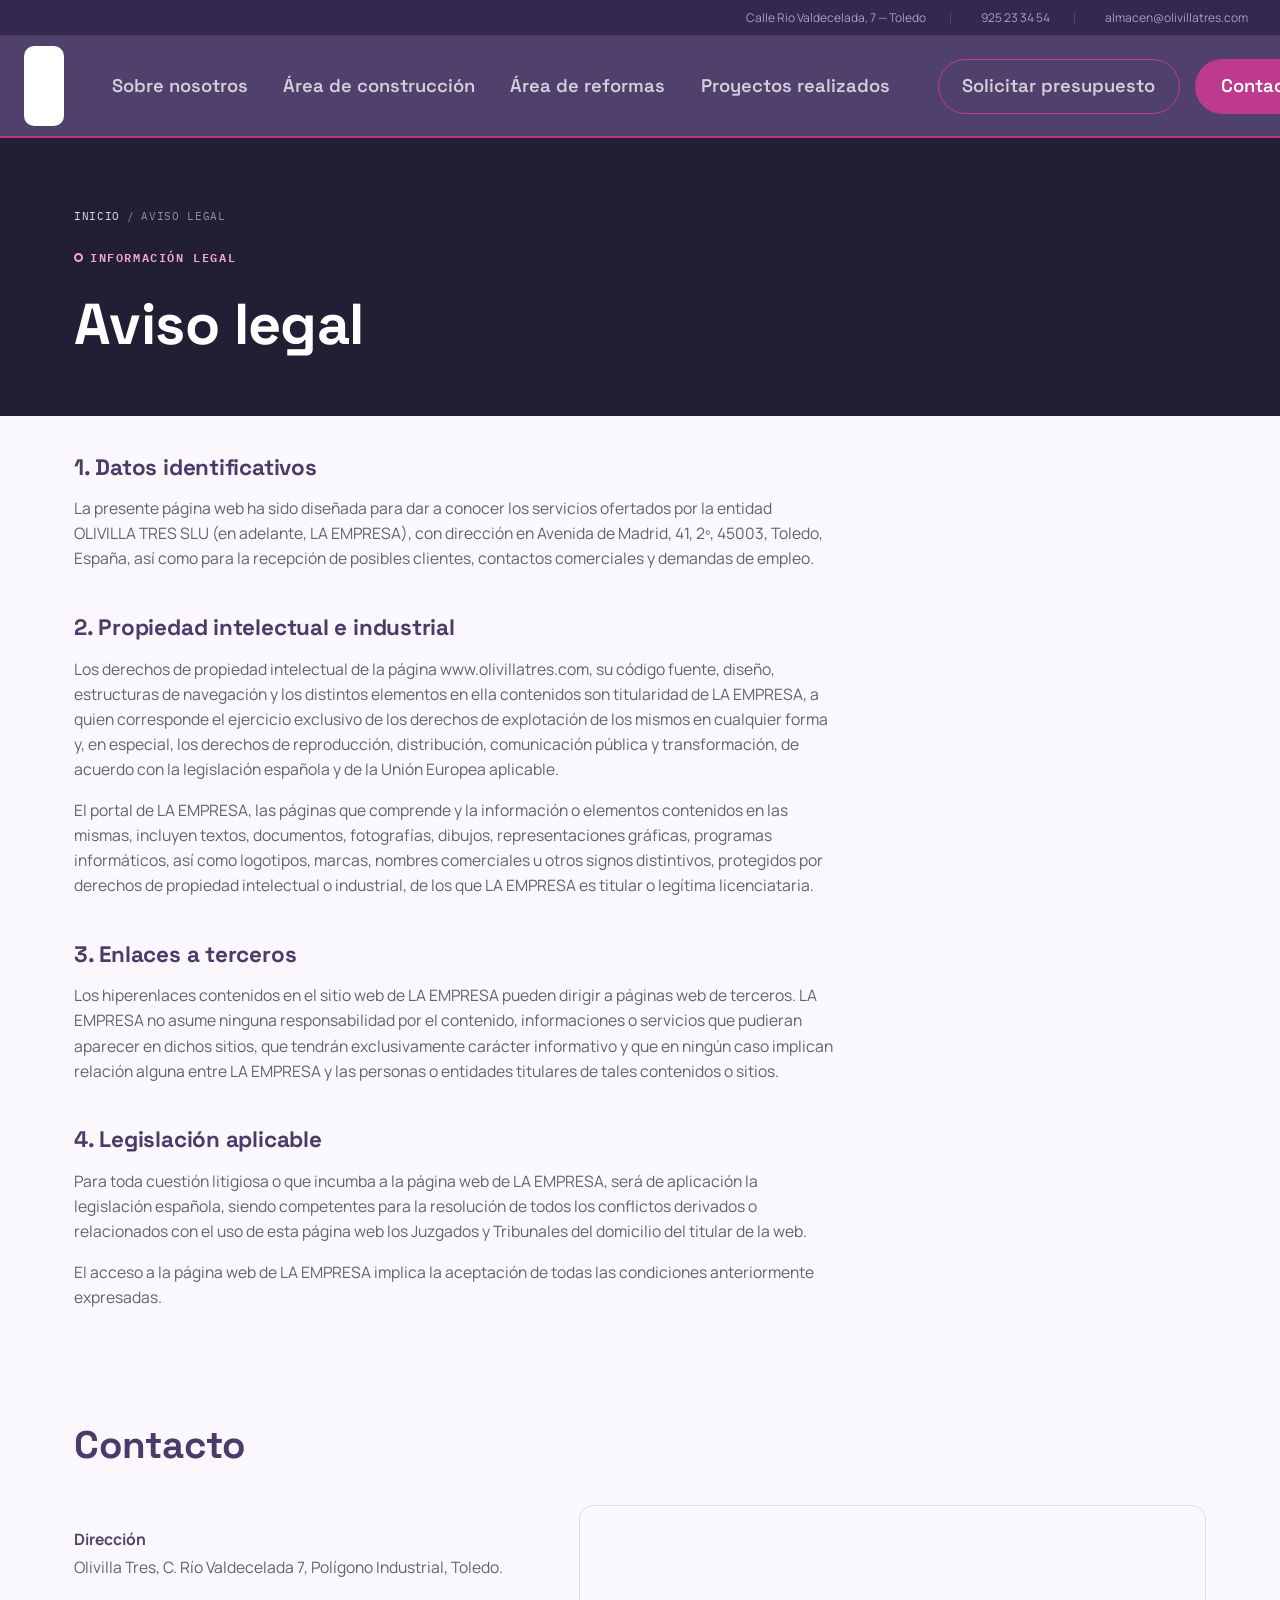
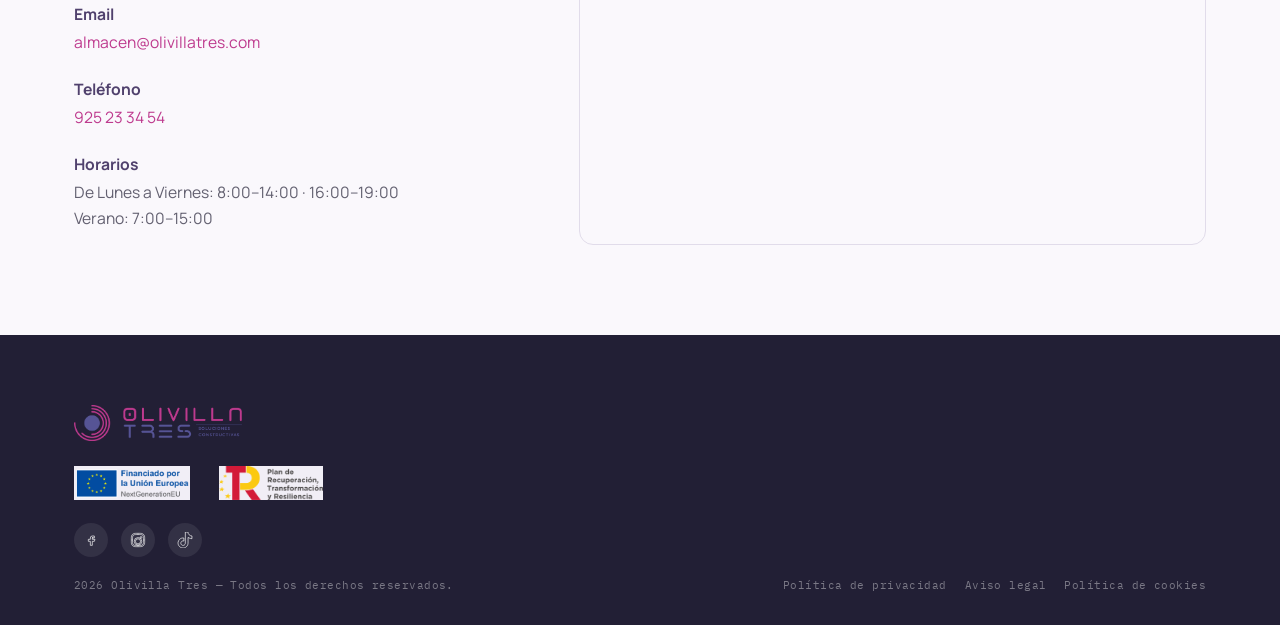
<file: aviso-legal.html>
<!DOCTYPE html>
<html lang="es">
<head>
<meta charset="UTF-8">
<meta name="viewport" content="width=device-width, initial-scale=1.0">
<title>Aviso Legal — Olivilla Tres</title>
<link rel="stylesheet" href="style.css">
</head>
<body>

<header class="site-header">
  <div class="topbar" id="topbar">
      <span><i class="fa-solid fa-location-dot"></i> Calle Rio Valdecelada, 7 — Toledo</span>
      <div class="topbar-div"></div>
      <a href="tel:925233454"><i class="fa-solid fa-phone"></i> 925 23 34 54</a>
      <div class="topbar-div"></div>
      <a href="mailto:almacen@olivillatres.com"><i class="fa-solid fa-envelope"></i> almacen@olivillatres.com</a>
    </div>
  <div class="contenedor">
    <a href="index.html" class="brand1"><img src="logo.png" alt="Olivilla Tres — Soluciones Constructivas"></a>
    <nav class="main-nav" aria-label="Navegación principal">
      <ul>
        <li><a href="sobre-nosotros.html">Sobre nosotros</a></li>
        <li><a href="area-de-construccion.html">Área de construcción</a></li>
        <li><a href="area-de-reformas.html">Área de reformas</a></li>
        <li><a href="proyectos-realizados.html">Proyectos realizados</a></li>
      </ul>
    </nav>
    <div class="nav-actions">
      <a href="solicitar_presupuesto.html" class="nav-btn-outline">Solicitar presupuesto</a>
      <a href="contacto.html" class="nav-cta">Contacto</a>
    </div>
    <button class="nav-toggle" aria-label="Abrir menú" aria-expanded="false"><span></span></button>
  </div>
</header>

<main>
  <section class="page-hero">
    <div class="blueprint-bg"></div>
    <div class="container">
      <div class="breadcrumb"><a href="index.html">Inicio</a><span>/</span><span>Aviso legal</span></div>
      <span class="eyebrow">Información legal</span>
      <h1>Aviso legal</h1>
    </div>
  </section>

  <section>
    <div class="container4">
      <div class="legal-content reveal">
        <h2>1. Datos identificativos</h2>
        <p>La presente página web ha sido diseñada para dar a conocer los servicios ofertados por la entidad OLIVILLA TRES SLU (en adelante, LA EMPRESA), con dirección en Avenida de Madrid, 41, 2º, 45003, Toledo, España, así como para la recepción de posibles clientes, contactos comerciales y demandas de empleo.</p>

        <h2>2. Propiedad intelectual e industrial</h2>
        <p>Los derechos de propiedad intelectual de la página www.olivillatres.com, su código fuente, diseño, estructuras de navegación y los distintos elementos en ella contenidos son titularidad de LA EMPRESA, a quien corresponde el ejercicio exclusivo de los derechos de explotación de los mismos en cualquier forma y, en especial, los derechos de reproducción, distribución, comunicación pública y transformación, de acuerdo con la legislación española y de la Unión Europea aplicable.</p>
        <p>El portal de LA EMPRESA, las páginas que comprende y la información o elementos contenidos en las mismas, incluyen textos, documentos, fotografías, dibujos, representaciones gráficas, programas informáticos, así como logotipos, marcas, nombres comerciales u otros signos distintivos, protegidos por derechos de propiedad intelectual o industrial, de los que LA EMPRESA es titular o legítima licenciataria.</p>

        <h2>3. Enlaces a terceros</h2>
        <p>Los hiperenlaces contenidos en el sitio web de LA EMPRESA pueden dirigir a páginas web de terceros. LA EMPRESA no asume ninguna responsabilidad por el contenido, informaciones o servicios que pudieran aparecer en dichos sitios, que tendrán exclusivamente carácter informativo y que en ningún caso implican relación alguna entre LA EMPRESA y las personas o entidades titulares de tales contenidos o sitios.</p>

        <h2>4. Legislación aplicable</h2>
        <p>Para toda cuestión litigiosa o que incumba a la página web de LA EMPRESA, será de aplicación la legislación española, siendo competentes para la resolución de todos los conflictos derivados o relacionados con el uso de esta página web los Juzgados y Tribunales del domicilio del titular de la web.</p>
        <p>El acceso a la página web de LA EMPRESA implica la aceptación de todas las condiciones anteriormente expresadas.</p>
      </div>
    </div>
  </section>
  <!-- CONTACTO + MAPA -->
        <section class="contact-real">
            <div class="container">
                <h2 class="reveal">Contacto</h2>
                <div class="contact-real-grid">
                    <div class="contact-real-info reveal">
                        <p><strong>Dirección</strong>Olivilla Tres, C. Río Valdecelada 7, Polígono Industrial, Toledo.
                        </p>
                        <p><strong>Email</strong><a href="mailto:almacen@olivillatres.com">almacen@olivillatres.com</a>
                        </p>
                        <p><strong>Teléfono</strong><a href="tel:925233454">925 23 34 54</a></p>
                        <p><strong>Horarios</strong>De Lunes a Viernes: 8:00–14:00 · 16:00–19:00<br>Verano: 7:00–15:00
                        </p>
                    </div>
                    <div class="contact-real-map reveal">
                        <iframe title="Ubicación de Olivilla Tres en Toledo" loading="lazy"
                            src="https://www.google.com/maps?q=Aislamientos+Olivilla+tres,+C.+Rio+Valdecelada+7,+Toledo&output=embed"></iframe>
                    </div>
                </div>
            </div>
        </section>
</main>

<footer class="site-footer">
  <div class="container">
    <a href="index.html" class="brand"><img src="logo.png" alt="Olivilla Tres"></a>
    <div class="footer-funding">
      <img class="ph" src="es_financiado_por_la_union_europea_pos.png" alt="Financiado por la Unión Europea — NextGenerationEU" style="height:34px;">
      <img class="ph" src="Logotipo_del_Plan_de_Recuperacion_Transformacion_y_Resiliencia.svg-2048x670.png" alt="Plan de Recuperación, Transformación y Resiliencia" style="height:34px;">
    </div>
    <div class="footer-social">
        <a href="https://www.facebook.com/p/Olivilla-Tres-SLU-100063948459434/"
          aria-label="Facebook de Olivilla Tres"><svg viewBox="0 0 24 24">
            <path d="M14 9h3V6h-3a3 3 0 00-3 3v2H8v3h3v6h3v-6h3l1-3h-4v-2a1 1 0 011-1z" />
          </svg></a>
        <a href="https://www.instagram.com/olivillatres/" aria-label="Instagram de Olivilla Tres"><svg
            viewBox="0 0 24 24">
            <path
              d="M12 2c2.717 0 3.056.01 4.122.06 1.065.05 1.79.217 2.428.465.66.254 1.216.598 1.772 1.153a4.908 4.908 0 011.153 1.772c.247.637.415 1.363.465 2.428.047 1.066.06 1.405.06 4.122 0 2.717-.01 3.056-.06 4.122-.05 1.065-.218 1.79-.465 2.428a4.883 4.883 0 01-1.153 1.772 4.915 4.915 0 01-1.772 1.153c-.637.247-1.363.415-2.428.465-1.066.047-1.405.06-4.122.06-2.717 0-3.056-.01-4.122-.06-1.065-.05-1.79-.218-2.428-.465a4.89 4.89 0 01-1.772-1.153 4.904 4.904 0 01-1.153-1.772c-.248-.637-.415-1.363-.465-2.428C2.013 15.056 2 14.717 2 12c0-2.717.01-3.056.06-4.122.05-1.065.217-1.79.465-2.428a4.88 4.88 0 011.153-1.772A4.897 4.897 0 015.45 2.525c.638-.248 1.362-.415 2.428-.465C8.944 2.013 9.283 2 12 2zm0 1.802c-2.67 0-2.986.01-4.04.059-.976.045-1.505.207-1.858.344-.466.181-.8.399-1.15.748-.35.35-.567.683-.748 1.15-.137.353-.3.882-.344 1.857-.048 1.055-.058 1.37-.058 4.04 0 2.67.01 2.986.058 4.04.045.976.207 1.505.344 1.858.181.466.399.8.748 1.15.35.35.683.567 1.15.748.353.137.882.3 1.857.344 1.054.048 1.37.058 4.04.058 2.67 0 2.987-.01 4.04-.058.976-.045 1.506-.207 1.858-.344.466-.181.8-.399 1.15-.748.35-.35.568-.683.748-1.15.137-.353.3-.882.344-1.857.048-1.055.058-1.37.058-4.04 0-2.67-.01-2.986-.058-4.04-.045-.976-.207-1.505-.344-1.858a3.097 3.097 0 00-.748-1.15 3.098 3.098 0 00-1.15-.748c-.353-.137-.882-.3-1.857-.344-1.055-.048-1.37-.058-4.04-.058zm0 4.595a5.603 5.603 0 110 11.206 5.603 5.603 0 010-11.206zm0 1.802a3.801 3.801 0 100 7.602 3.801 3.801 0 000-7.602zm5.85-2.05a1.31 1.31 0 11-2.62 0 1.31 1.31 0 012.62 0z" />
          </svg></a>
        <a href="https://www.tiktok.com/@olivilla.tres.s.l" aria-label="TikTok de Olivilla Tres"><svg
            viewBox="0 0 24 24">
            <path
              d="M12.525.02c1.31-.02 2.61-.01 3.91-.02.08 1.53.63 3.09 1.75 4.17 1.12 1.11 2.7 1.62 4.24 1.79v4.03c-1.44-.05-2.89-.35-4.2-.97-.57-.26-1.1-.59-1.62-.93-.01 2.92.01 5.84-.02 8.75-.08 1.4-.54 2.79-1.35 3.94-1.31 1.92-3.58 3.17-5.91 3.21-1.43.08-2.86-.31-4.08-1.03-2.02-1.19-3.44-3.37-3.65-5.71-.02-.5-.03-1-.01-1.49.18-1.9 1.12-3.72 2.58-4.96 1.66-1.44 3.98-2.13 6.15-1.72.02 1.48-.04 2.96-.04 4.44-.99-.32-2.15-.23-3.02.37-.63.41-1.11 1.04-1.36 1.75-.21.51-.15 1.07-.14 1.61.24 1.64 1.82 3.02 3.5 2.87 1.12-.01 2.19-.66 2.77-1.61.19-.33.4-.67.41-1.06.1-1.79.06-3.57.07-5.36.01-4.03-.01-8.05.02-12.07z" />
          </svg></a>
      </div>
    <div class="footer-bottom">
      <span>2026 Olivilla Tres — Todos los derechos reservados.</span>
      <span style="display:flex; gap:1.6em;">
        <a href="politica-de-privacidad.html">Política de privacidad</a>
        <a href="aviso-legal.html">Aviso legal</a>
        <a href="politica-de-cookies.html">Política de cookies</a>
      </span>
    </div>
  </div>
</footer>

<script src="main.js"></script>
<script src="https://chatbotolivillatres-4hm6.onrender.com/widget.js"></script>
</body>
</html>
</file>
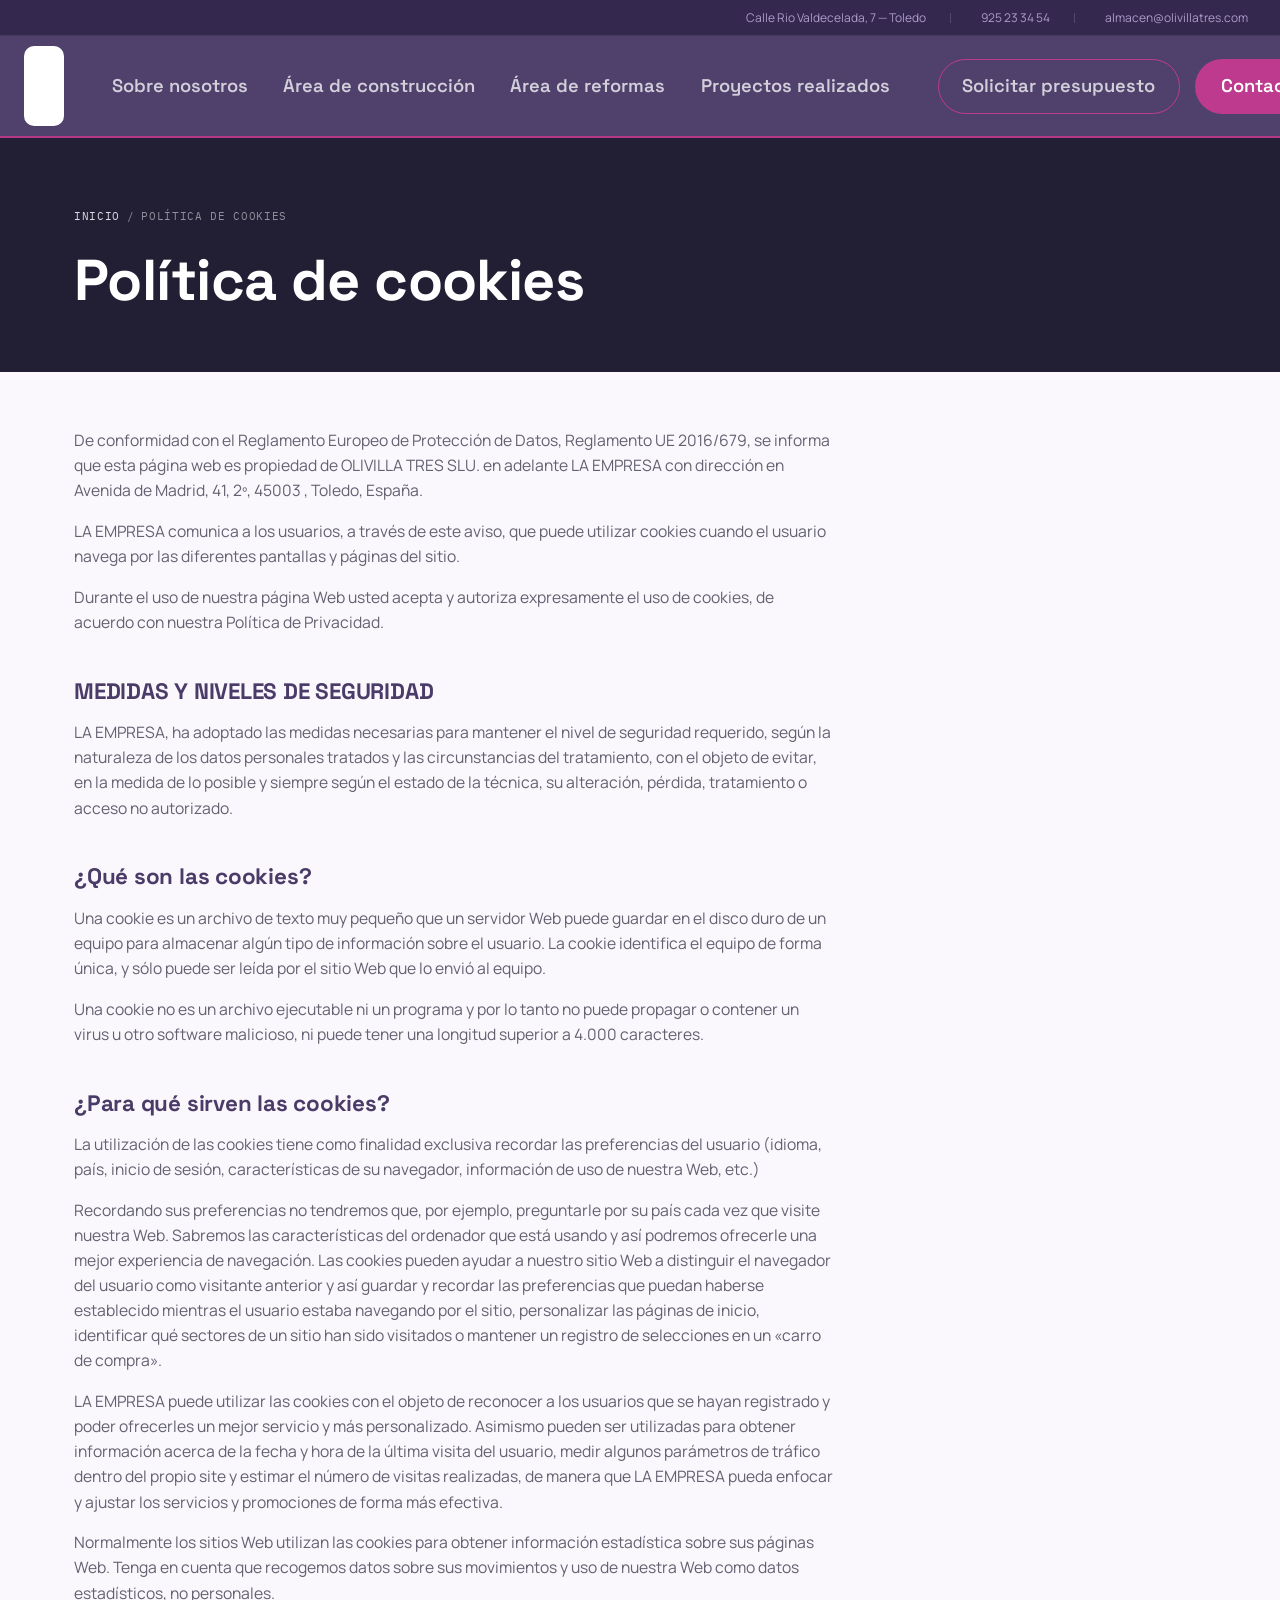
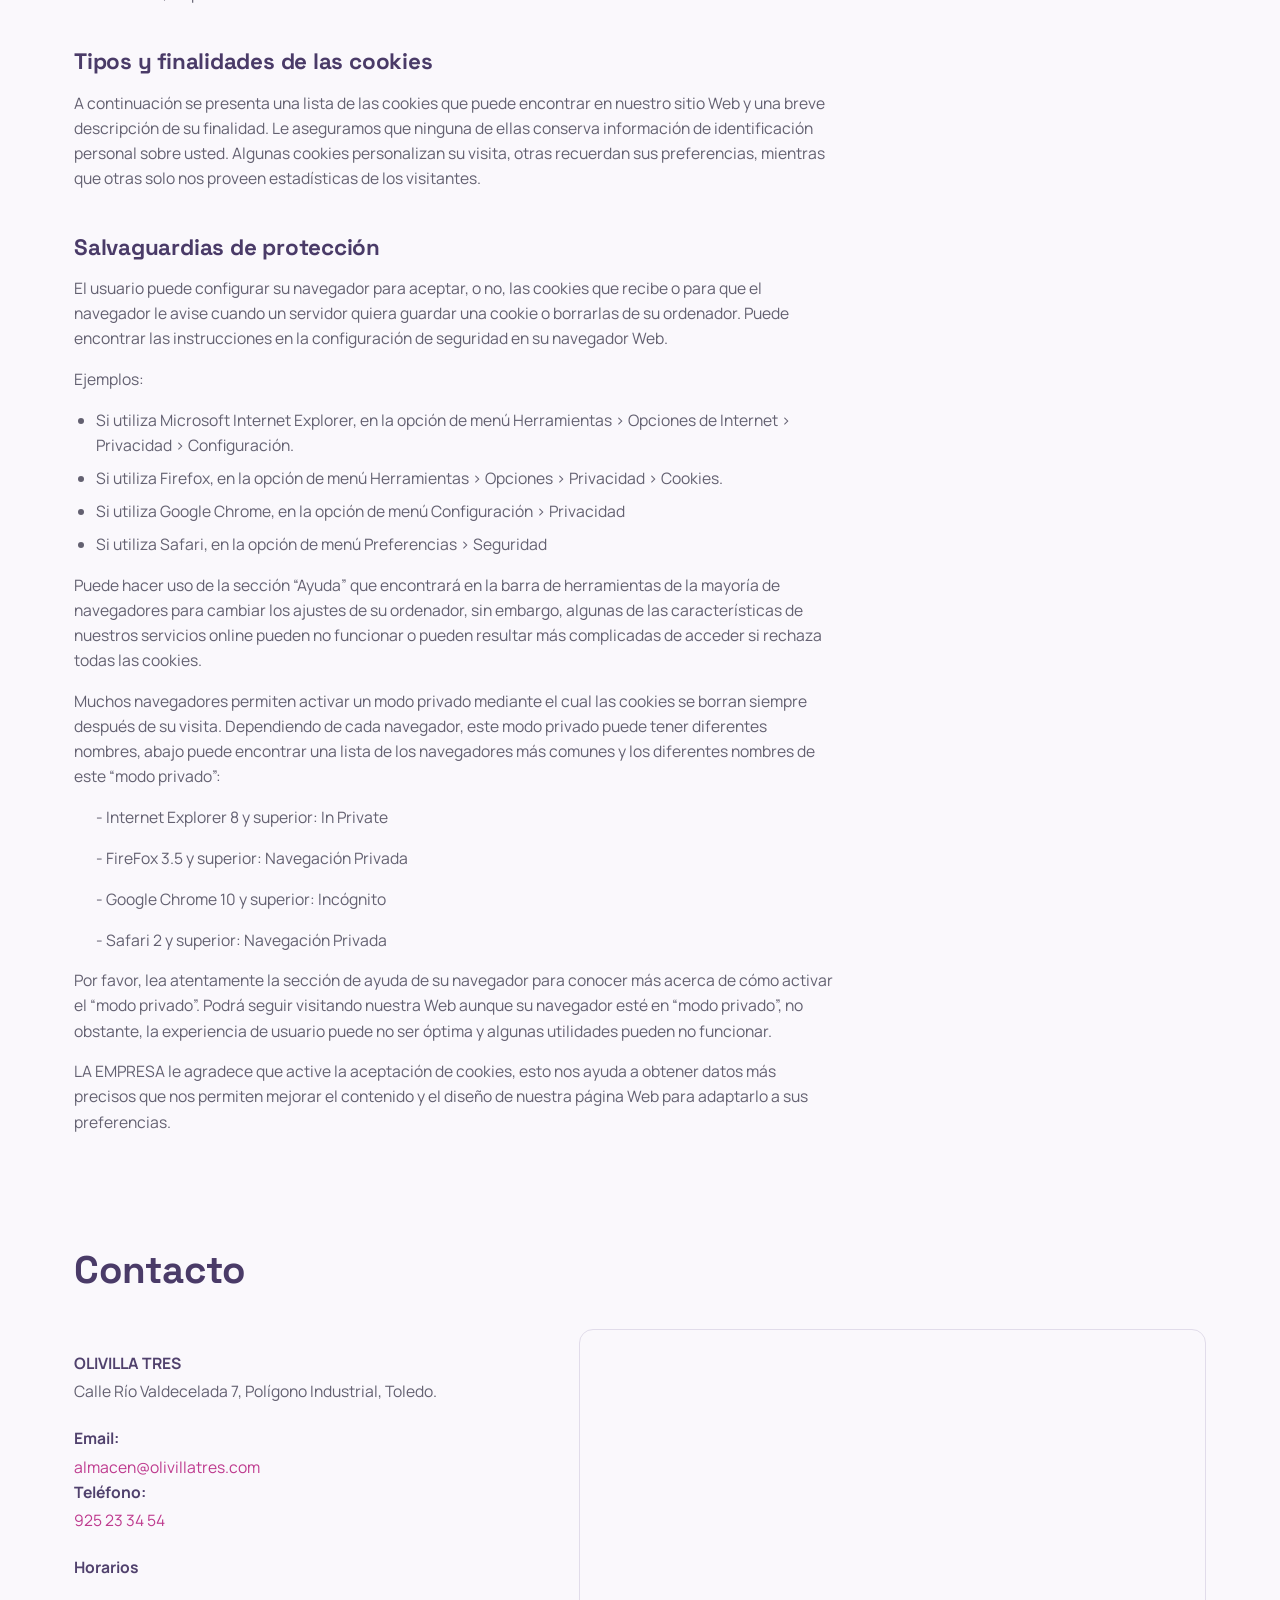
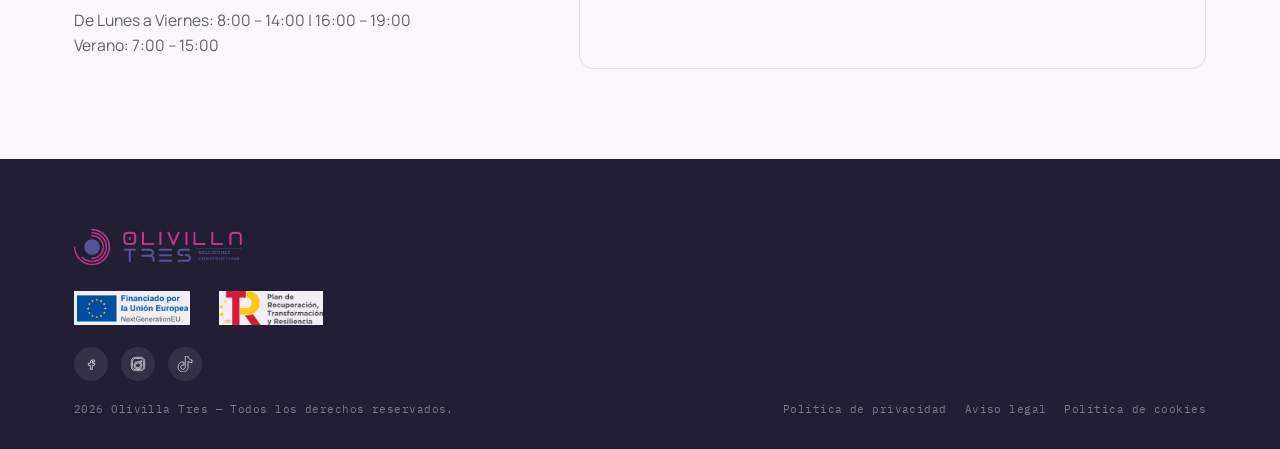
<file: politica-de-cookies.html>
<!DOCTYPE html>
<html lang="es">

<head>
    <meta charset="UTF-8">
    <meta name="viewport" content="width=device-width, initial-scale=1.0">
    <title>Aviso Legal — Olivilla Tres</title>
    <link rel="stylesheet" href="style.css">
</head>

<body>

    <header class="site-header">
        <div class="topbar" id="topbar">
            <span><i class="fa-solid fa-location-dot"></i> Calle Rio Valdecelada, 7 — Toledo</span>
            <div class="topbar-div"></div>
            <a href="tel:925233454"><i class="fa-solid fa-phone"></i> 925 23 34 54</a>
            <div class="topbar-div"></div>
            <a href="mailto:almacen@olivillatres.com"><i class="fa-solid fa-envelope"></i> almacen@olivillatres.com</a>
        </div>
        <div class="contenedor">
            <a href="index.html" class="brand1"><img src="logo.png" alt="Olivilla Tres — Soluciones Constructivas"></a>
            <nav class="main-nav" aria-label="Navegación principal">
                <ul>
                    <li><a href="sobre-nosotros.html">Sobre nosotros</a></li>
                    <li><a href="area-de-construccion.html">Área de construcción</a></li>
                    <li><a href="area-de-reformas.html">Área de reformas</a></li>
                    <li><a href="proyectos-realizados.html">Proyectos realizados</a></li>
                </ul>
            </nav>
            <div class="nav-actions">
                <a href="solicitar_presupuesto.html" class="nav-btn-outline">Solicitar presupuesto</a>
                <a href="contacto.html" class="nav-cta">Contacto</a>
            </div>
            <button class="nav-toggle" aria-label="Abrir menú" aria-expanded="false"><span></span></button>
        </div>
    </header>

    <main>
        <section class="page-hero">
            <div class="blueprint-bg"></div>
            <div class="container">
                <div class="breadcrumb"><a href="index.html">Inicio</a><span>/</span><span>Política de cookies</span>
                </div>
                <h1>Política de cookies</h1>
            </div>
        </section>

        <section>
            <div class="container4">
                <div class="legal-content reveal">
                    <p>De conformidad con el Reglamento Europeo de Protección de Datos, Reglamento UE 2016/679, se
                        informa que esta página web es propiedad de OLIVILLA TRES SLU. en adelante LA EMPRESA con
                        dirección en Avenida de Madrid, 41, 2º, 45003 , Toledo, España. </p>
                    <p>LA EMPRESA comunica a los usuarios, a través de este aviso, que puede utilizar cookies cuando el
                        usuario navega por las diferentes pantallas y páginas del sitio.</p>
                    <p>Durante el uso de nuestra página Web usted acepta y autoriza expresamente el uso de cookies, de
                        acuerdo con nuestra Política de Privacidad.</p>
                    <h2>MEDIDAS Y NIVELES DE SEGURIDAD</h2>
                    <p>LA EMPRESA, ha adoptado las medidas necesarias para mantener el nivel de seguridad requerido,
                        según la naturaleza de los datos personales tratados y las circunstancias del tratamiento, con
                        el objeto de evitar, en la medida de lo posible y siempre según el estado de la técnica, su
                        alteración, pérdida, tratamiento o acceso no autorizado.</p>

                    <h2>¿Qué son las cookies?</h2>
                    <p>Una cookie es un archivo de texto muy pequeño que un servidor Web puede guardar en el disco duro
                        de un equipo para almacenar algún tipo de información sobre el usuario. La cookie identifica el
                        equipo de forma única, y sólo puede ser leída por el sitio Web que lo envió al equipo.</p>
                    <p>Una cookie no es un archivo ejecutable ni un programa y por lo tanto no puede propagar o contener
                        un virus u otro software malicioso, ni puede tener una longitud superior a 4.000 caracteres.</p>
                    <h2>¿Para qué sirven las cookies?</h2>
                    <p>La utilización de las cookies tiene como finalidad exclusiva recordar las preferencias del
                        usuario (idioma, país, inicio de sesión, características de su navegador, información de uso de
                        nuestra Web, etc.)</p>
                    <p>Recordando sus preferencias no tendremos que, por ejemplo, preguntarle por su país cada vez que
                        visite nuestra Web. Sabremos las características del ordenador que está usando y así podremos
                        ofrecerle una mejor experiencia de navegación. Las cookies pueden ayudar a nuestro sitio Web a
                        distinguir el navegador del usuario como visitante anterior y así guardar y recordar las
                        preferencias que puedan haberse establecido mientras el usuario estaba navegando por el sitio,
                        personalizar las páginas de inicio, identificar qué sectores de un sitio han sido visitados o
                        mantener un registro de selecciones en un «carro de compra».</p>
                    <p>LA EMPRESA puede utilizar las cookies con el objeto de reconocer a los usuarios que se hayan
                        registrado y poder ofrecerles un mejor servicio y más personalizado. Asimismo pueden ser
                        utilizadas para obtener información acerca de la fecha y hora de la última visita del usuario,
                        medir algunos parámetros de tráfico dentro del propio site y estimar el número de visitas
                        realizadas, de manera que LA EMPRESA pueda enfocar y ajustar los servicios y promociones de
                        forma más efectiva.</p>
                    <p>Normalmente los sitios Web utilizan las cookies para obtener información estadística sobre sus
                        páginas Web. Tenga en cuenta que recogemos datos sobre sus movimientos y uso de nuestra Web como
                        datos estadísticos, no personales.</p>
                    <h2>Tipos y finalidades de las cookies</h2>
                    <p>A continuación se presenta una lista de las cookies que puede encontrar en nuestro sitio Web y
                        una breve descripción de su finalidad. Le aseguramos que ninguna de ellas conserva información
                        de identificación personal sobre usted. Algunas cookies personalizan su visita, otras recuerdan
                        sus preferencias, mientras que otras solo nos proveen estadísticas de los visitantes.</p>
                    <h2>Salvaguardias de protección</h2>
                    <p>El usuario puede configurar su navegador para aceptar, o no, las cookies que recibe o para que el
                        navegador le avise cuando un servidor quiera guardar una cookie o borrarlas de su ordenador.
                        Puede encontrar las instrucciones en la configuración de seguridad en su navegador Web.</p>
                    <p>Ejemplos:</p>
                    <ul>
                        <li>Si utiliza Microsoft Internet Explorer, en la opción de menú Herramientas > Opciones de
                            Internet > Privacidad > Configuración.</li>
                        <li>Si utiliza Firefox, en la opción de menú Herramientas > Opciones > Privacidad > Cookies.
                        </li>
                        <li>Si utiliza Google Chrome, en la opción de menú Configuración > Privacidad</li>
                        <li>Si utiliza Safari, en la opción de menú Preferencias > Seguridad</li>
                    </ul>
                    <p>Puede hacer uso de la sección “Ayuda” que encontrará en la barra de herramientas de la mayoría de
                        navegadores para cambiar los ajustes de su ordenador, sin embargo, algunas de las
                        características de nuestros servicios online pueden no funcionar o pueden resultar más
                        complicadas de acceder si rechaza todas las cookies.</p>
                    <p>Muchos navegadores permiten activar un modo privado mediante el cual las cookies se borran
                        siempre después de su visita. Dependiendo de cada navegador, este modo privado puede tener
                        diferentes nombres, abajo puede encontrar una lista de los navegadores más comunes y los
                        diferentes nombres de este “modo privado”:</p>
                    <ul>
                        <p>- Internet Explorer 8 y superior: In Private</p>
                        <p>- FireFox 3.5 y superior: Navegación Privada</p>
                        <p>- Google Chrome 10 y superior: Incógnito</p>
                        <p>- Safari 2 y superior: Navegación Privada</p>
                    </ul>
                    <p>Por favor, lea atentamente la sección de ayuda de su navegador para conocer más acerca de cómo
                        activar el “modo privado”. Podrá seguir visitando nuestra Web aunque su navegador esté en “modo
                        privado”, no obstante, la experiencia de usuario puede no ser óptima y algunas utilidades pueden
                        no funcionar.</p>
                    <p>LA EMPRESA le agradece que active la aceptación de cookies, esto nos ayuda a obtener datos más
                        precisos que nos permiten mejorar el contenido y el diseño de nuestra página Web para adaptarlo
                        a sus preferencias.</p>
                </div>
            </div>
        </section>
        <!-- Contacto -->
    <section class="contact-real">
      <div class="container">
        <h2 class="reveal">Contacto</h2>
        <div class="contact-real-grid">
          <div class="contact-real-info reveal">
            <p><strong>OLIVILLA TRES</strong> Calle Río Valdecelada 7, Polígono Industrial, Toledo.</p>
            <p><strong>Email:</strong> <a
                href="mailto:almacen@olivillatres.com">almacen@olivillatres.com</a><br><strong>Teléfono:</strong> <a
                href="tel:925233454">925 23 34 54</a></p>
            <p><strong>Horarios</strong><br>De Lunes a Viernes: 8:00 – 14:00 | 16:00 – 19:00<br>Verano: 7:00 – 15:00</p>
          </div>
          <div class="contact-real-map reveal">
            <iframe title="Ubicación de Olivilla Tres en Toledo" loading="lazy"
              src="https://www.google.com/maps?q=Aislamientos+Olivilla+tres,+C.+Rio+Valdecelada+7,+Toledo&output=embed"></iframe>
          </div>
        </div>
      </div>
    </section>
    </main>

    <footer class="site-footer">
        <div class="container">
            <a href="index.html" class="brand"><img src="logo.png" alt="Olivilla Tres"></a>
            <div class="footer-funding">
                <img class="ph" src="es_financiado_por_la_union_europea_pos.png"
                    alt="Financiado por la Unión Europea — NextGenerationEU" style="height:34px;">
                <img class="ph" src="Logotipo_del_Plan_de_Recuperacion_Transformacion_y_Resiliencia.svg-2048x670.png"
                    alt="Plan de Recuperación, Transformación y Resiliencia" style="height:34px;">
            </div>
            <div class="footer-social">
                <a href="https://www.facebook.com/p/Olivilla-Tres-SLU-100063948459434/"
                    aria-label="Facebook de Olivilla Tres"><svg viewBox="0 0 24 24">
                        <path d="M14 9h3V6h-3a3 3 0 00-3 3v2H8v3h3v6h3v-6h3l1-3h-4v-2a1 1 0 011-1z" />
                    </svg></a>
                <a href="https://www.instagram.com/olivillatres/" aria-label="Instagram de Olivilla Tres"><svg
                        viewBox="0 0 24 24">
                        <path
                            d="M12 2c2.717 0 3.056.01 4.122.06 1.065.05 1.79.217 2.428.465.66.254 1.216.598 1.772 1.153a4.908 4.908 0 011.153 1.772c.247.637.415 1.363.465 2.428.047 1.066.06 1.405.06 4.122 0 2.717-.01 3.056-.06 4.122-.05 1.065-.218 1.79-.465 2.428a4.883 4.883 0 01-1.153 1.772 4.915 4.915 0 01-1.772 1.153c-.637.247-1.363.415-2.428.465-1.066.047-1.405.06-4.122.06-2.717 0-3.056-.01-4.122-.06-1.065-.05-1.79-.218-2.428-.465a4.89 4.89 0 01-1.772-1.153 4.904 4.904 0 01-1.153-1.772c-.248-.637-.415-1.363-.465-2.428C2.013 15.056 2 14.717 2 12c0-2.717.01-3.056.06-4.122.05-1.065.217-1.79.465-2.428a4.88 4.88 0 011.153-1.772A4.897 4.897 0 015.45 2.525c.638-.248 1.362-.415 2.428-.465C8.944 2.013 9.283 2 12 2zm0 1.802c-2.67 0-2.986.01-4.04.059-.976.045-1.505.207-1.858.344-.466.181-.8.399-1.15.748-.35.35-.567.683-.748 1.15-.137.353-.3.882-.344 1.857-.048 1.055-.058 1.37-.058 4.04 0 2.67.01 2.986.058 4.04.045.976.207 1.505.344 1.858.181.466.399.8.748 1.15.35.35.683.567 1.15.748.353.137.882.3 1.857.344 1.054.048 1.37.058 4.04.058 2.67 0 2.987-.01 4.04-.058.976-.045 1.506-.207 1.858-.344.466-.181.8-.399 1.15-.748.35-.35.568-.683.748-1.15.137-.353.3-.882.344-1.857.048-1.055.058-1.37.058-4.04 0-2.67-.01-2.986-.058-4.04-.045-.976-.207-1.505-.344-1.858a3.097 3.097 0 00-.748-1.15 3.098 3.098 0 00-1.15-.748c-.353-.137-.882-.3-1.857-.344-1.055-.048-1.37-.058-4.04-.058zm0 4.595a5.603 5.603 0 110 11.206 5.603 5.603 0 010-11.206zm0 1.802a3.801 3.801 0 100 7.602 3.801 3.801 0 000-7.602zm5.85-2.05a1.31 1.31 0 11-2.62 0 1.31 1.31 0 012.62 0z" />
                    </svg></a>
                <a href="https://www.tiktok.com/@olivilla.tres.s.l" aria-label="TikTok de Olivilla Tres"><svg
                        viewBox="0 0 24 24">
                        <path
                            d="M12.525.02c1.31-.02 2.61-.01 3.91-.02.08 1.53.63 3.09 1.75 4.17 1.12 1.11 2.7 1.62 4.24 1.79v4.03c-1.44-.05-2.89-.35-4.2-.97-.57-.26-1.1-.59-1.62-.93-.01 2.92.01 5.84-.02 8.75-.08 1.4-.54 2.79-1.35 3.94-1.31 1.92-3.58 3.17-5.91 3.21-1.43.08-2.86-.31-4.08-1.03-2.02-1.19-3.44-3.37-3.65-5.71-.02-.5-.03-1-.01-1.49.18-1.9 1.12-3.72 2.58-4.96 1.66-1.44 3.98-2.13 6.15-1.72.02 1.48-.04 2.96-.04 4.44-.99-.32-2.15-.23-3.02.37-.63.41-1.11 1.04-1.36 1.75-.21.51-.15 1.07-.14 1.61.24 1.64 1.82 3.02 3.5 2.87 1.12-.01 2.19-.66 2.77-1.61.19-.33.4-.67.41-1.06.1-1.79.06-3.57.07-5.36.01-4.03-.01-8.05.02-12.07z" />
                    </svg></a>
            </div>
            <div class="footer-bottom">
                <span>2026 Olivilla Tres — Todos los derechos reservados.</span>
                <span style="display:flex; gap:1.6em;">
                    <a href="politica-de-privacidad.html">Política de privacidad</a>
                    <a href="aviso-legal.html">Aviso legal</a>
                    <a href="politica-de-cookies.html">Política de cookies</a>
                </span>
            </div>
        </div>
    </footer>

    <script src="main.js"></script>
    <script src="https://chatbotolivillatres-4hm6.onrender.com/widget.js"></script>
</body>

</html>
</file>
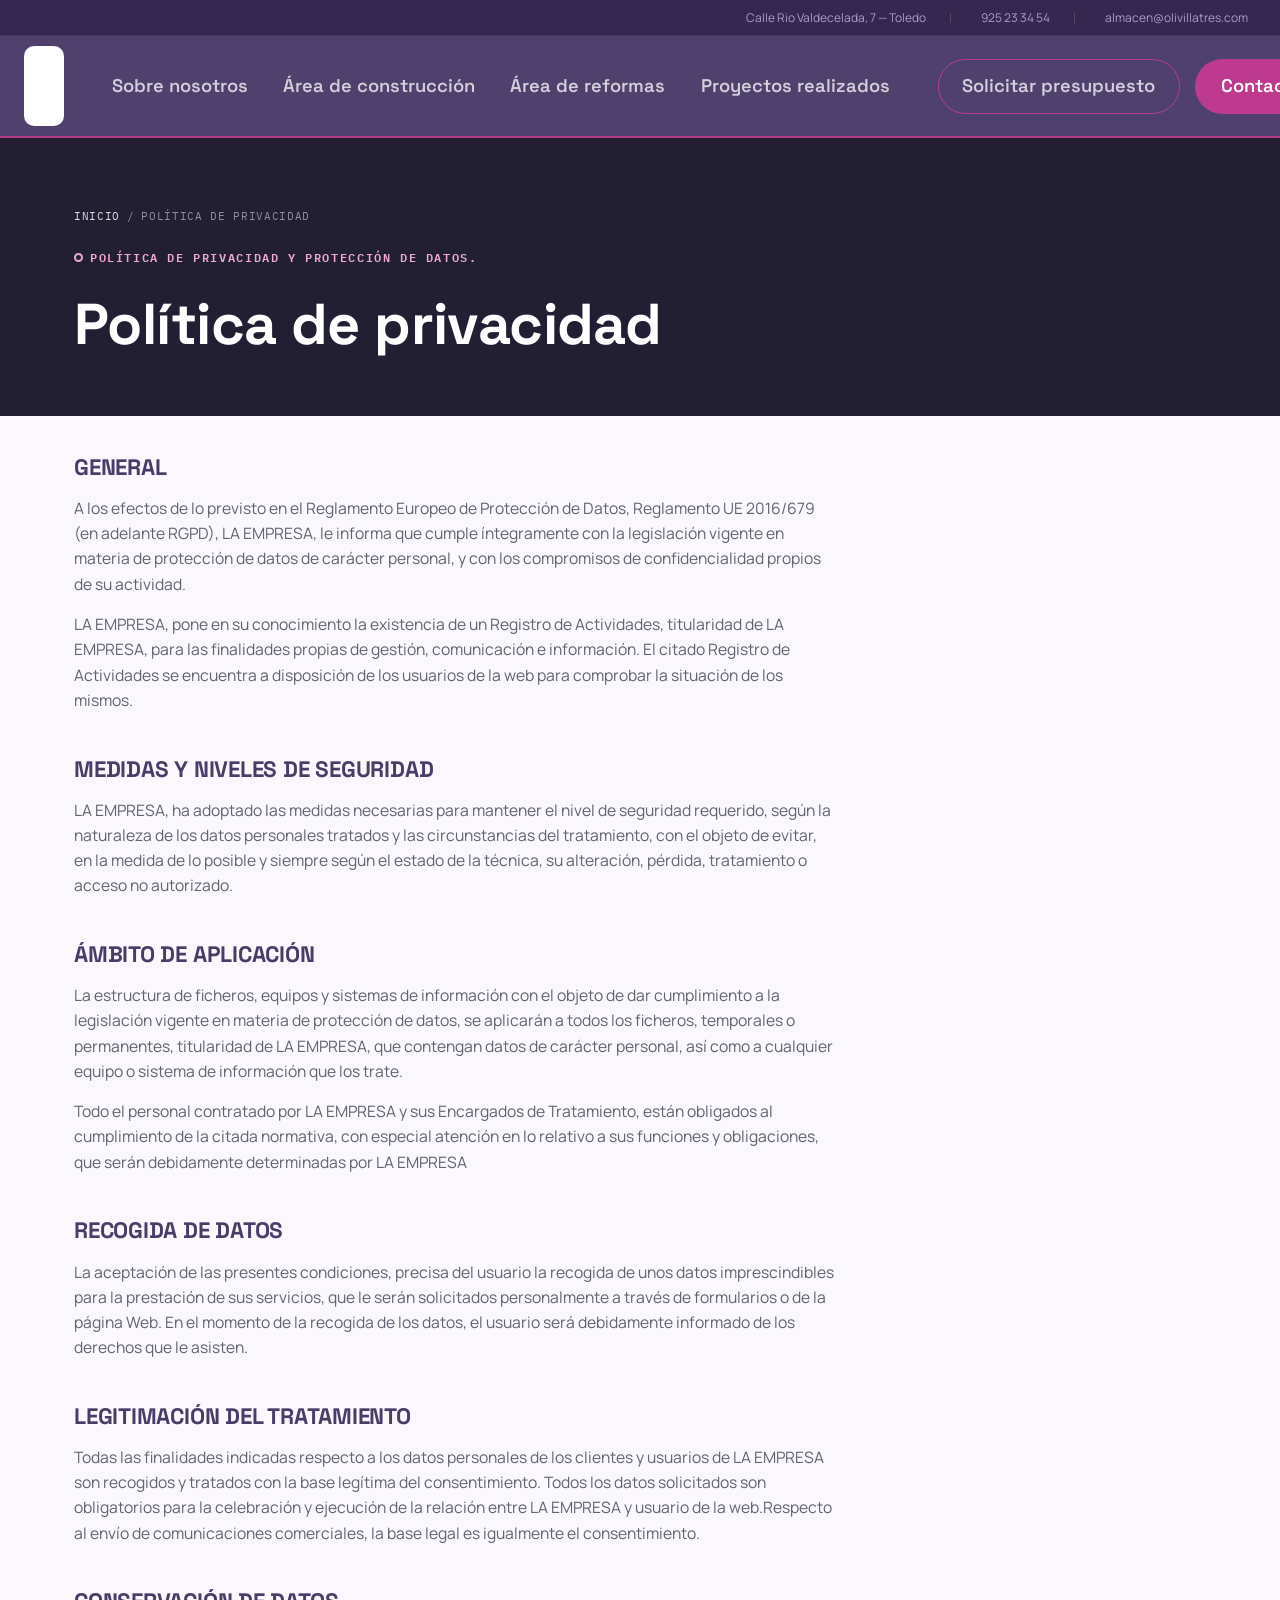
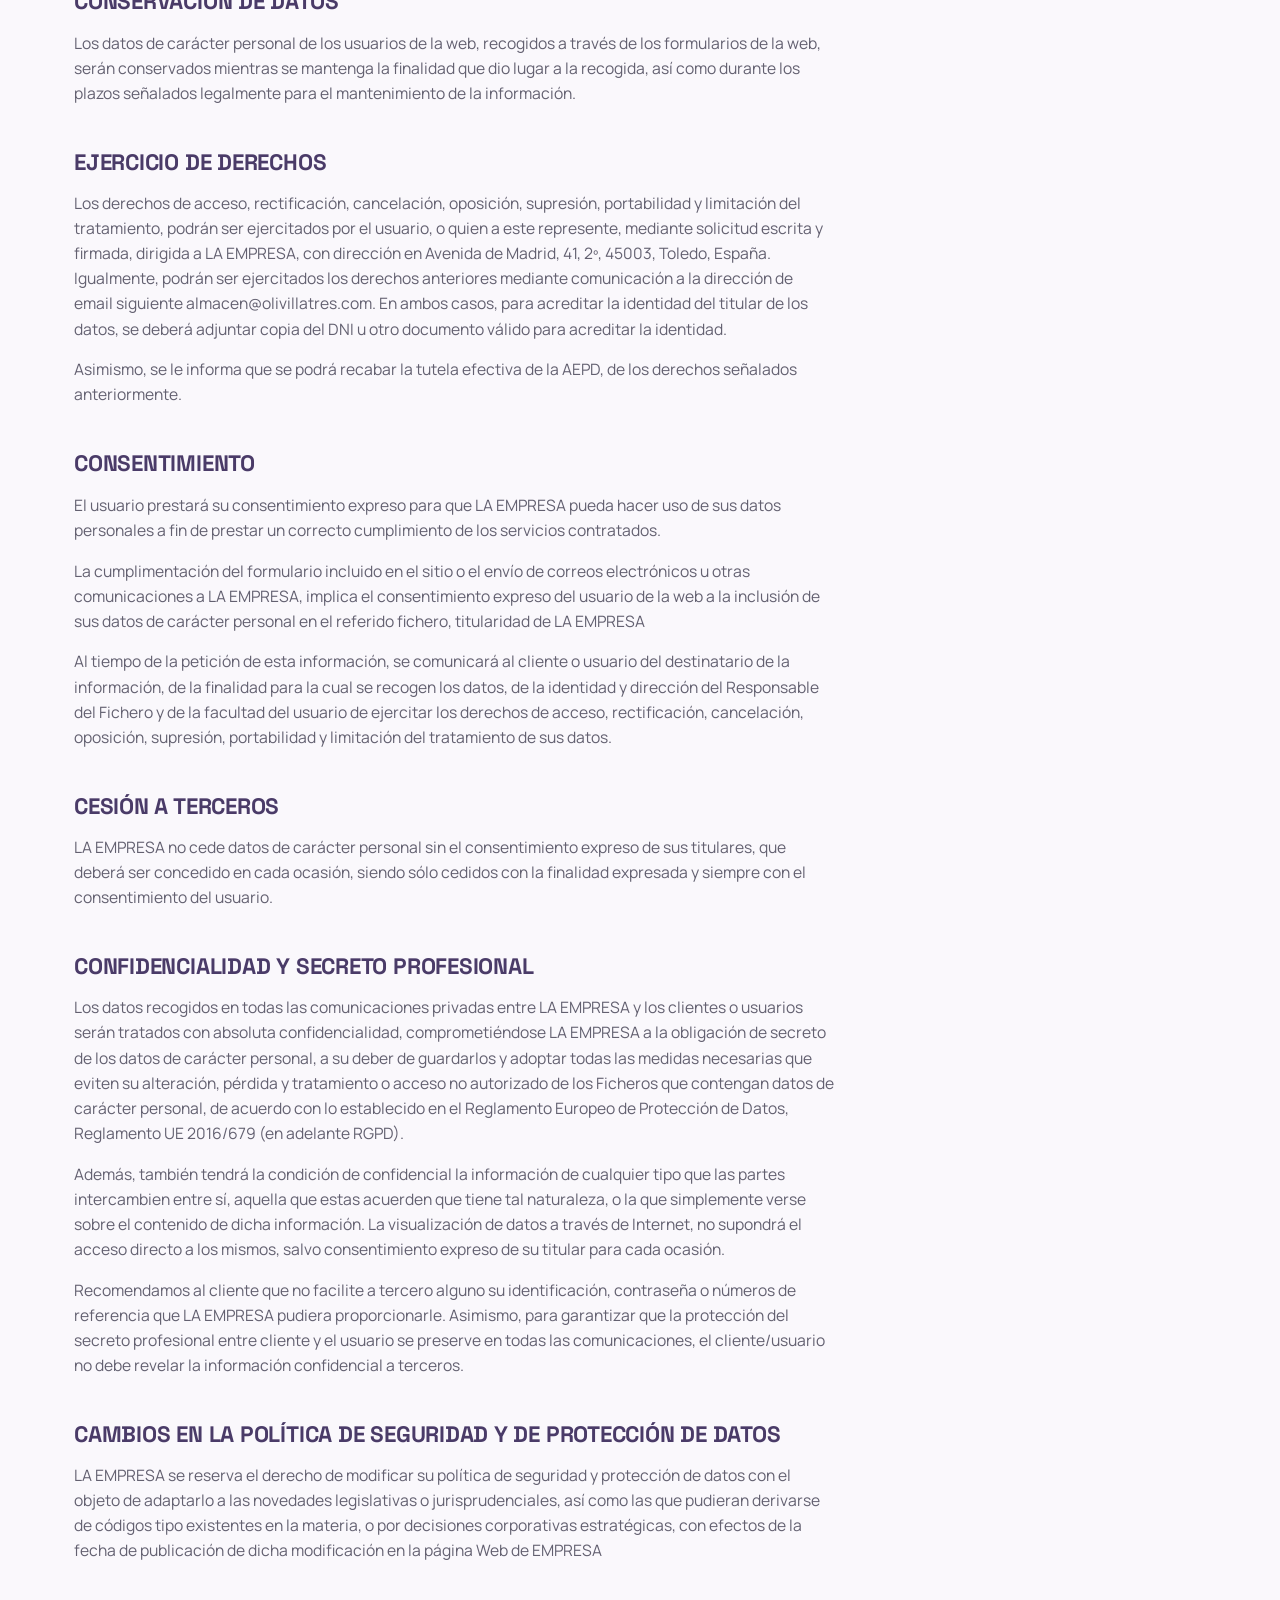
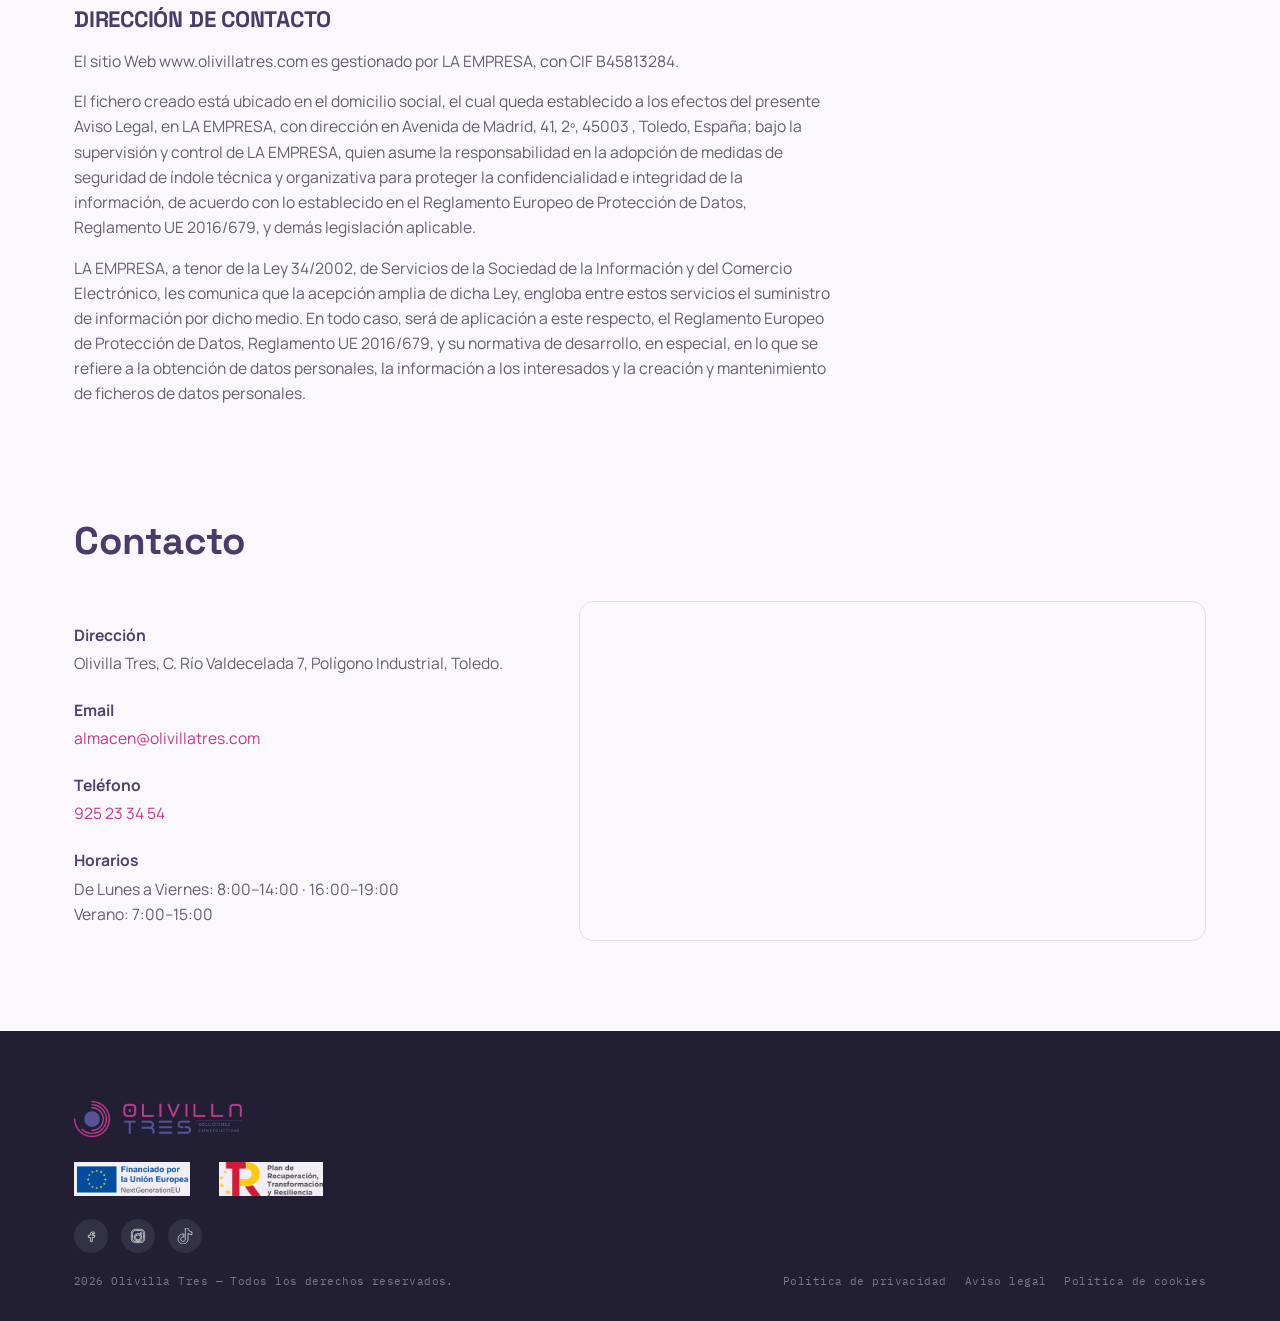
<file: politica-de-privacidad.html>
<!DOCTYPE html>
<html lang="es">

<head>
    <meta charset="UTF-8">
    <meta name="viewport" content="width=device-width, initial-scale=1.0">
    <title>Aviso Legal — Olivilla Tres</title>
    <link rel="stylesheet" href="style.css">
</head>

<body>

    <header class="site-header">
        <div class="topbar" id="topbar">
            <span><i class="fa-solid fa-location-dot"></i> Calle Rio Valdecelada, 7 — Toledo</span>
            <div class="topbar-div"></div>
            <a href="tel:925233454"><i class="fa-solid fa-phone"></i> 925 23 34 54</a>
            <div class="topbar-div"></div>
            <a href="mailto:almacen@olivillatres.com"><i class="fa-solid fa-envelope"></i> almacen@olivillatres.com</a>
        </div>
        <div class="contenedor">
            <a href="index.html" class="brand1"><img src="logo.png" alt="Olivilla Tres — Soluciones Constructivas"></a>
            <nav class="main-nav" aria-label="Navegación principal">
                <ul>
                    <li><a href="sobre-nosotros.html">Sobre nosotros</a></li>
                    <li><a href="area-de-construccion.html">Área de construcción</a></li>
                    <li><a href="area-de-reformas.html">Área de reformas</a></li>
                    <li><a href="proyectos-realizados.html">Proyectos realizados</a></li>
                </ul>
            </nav>
            <div class="nav-actions">
                <a href="solicitar_presupuesto.html" class="nav-btn-outline">Solicitar presupuesto</a>
                <a href="contacto.html" class="nav-cta">Contacto</a>
            </div>
            <button class="nav-toggle" aria-label="Abrir menú" aria-expanded="false"><span></span></button>
        </div>
    </header>

    <main>
        <section class="page-hero">
            <div class="blueprint-bg"></div>
            <div class="container">
                <div class="breadcrumb"><a href="index.html">Inicio</a><span>/</span><span>Política de privacidad</span>
                </div>
                <span class="eyebrow">POLÍTICA DE PRIVACIDAD Y PROTECCIÓN DE DATOS.</span>
                <h1>Política de privacidad</h1>
            </div>
        </section>

        <section>
            <div class="container4">
                <div class="legal-content reveal">
                    <h2>GENERAL</h2>
                    <p>A los efectos de lo previsto en el Reglamento Europeo de Protección de Datos, Reglamento UE
                        2016/679 (en adelante RGPD), LA EMPRESA, le informa que cumple íntegramente con la legislación
                        vigente en materia de protección de datos de carácter personal, y con los compromisos de
                        confidencialidad propios de su actividad.</p>
                    <p>LA EMPRESA, pone en su conocimiento la existencia de un Registro de Actividades, titularidad de
                        LA EMPRESA, para las finalidades propias de gestión, comunicación e información. El citado
                        Registro de Actividades se encuentra a disposición de los usuarios de la web para comprobar la
                        situación de los mismos.</p>

                    <h2>MEDIDAS Y NIVELES DE SEGURIDAD</h2>
                    <p>LA EMPRESA, ha adoptado las medidas necesarias para mantener el nivel de seguridad requerido,
                        según la naturaleza de los datos personales tratados y las circunstancias del tratamiento, con
                        el objeto de evitar, en la medida de lo posible y siempre según el estado de la técnica, su
                        alteración, pérdida, tratamiento o acceso no autorizado.</p>

                    <h2>ÁMBITO DE APLICACIÓN</h2>
                    <p>La estructura de ficheros, equipos y sistemas de información con el objeto de dar cumplimiento a
                        la legislación vigente en materia de protección de datos, se aplicarán a todos los ficheros,
                        temporales o permanentes, titularidad de LA EMPRESA, que contengan datos de carácter personal,
                        así como a cualquier equipo o sistema de información que los trate.</p>
                    <p>Todo el personal contratado por LA EMPRESA y sus Encargados de Tratamiento, están obligados al
                        cumplimiento de la citada normativa, con especial atención en lo relativo a sus funciones y
                        obligaciones, que serán debidamente determinadas por LA EMPRESA</p>
                    <h2>RECOGIDA DE DATOS</h2>
                    <p>La aceptación de las presentes condiciones, precisa del usuario la recogida de unos datos
                        imprescindibles para la prestación de sus servicios, que le serán solicitados personalmente a
                        través de formularios o de la página Web. En el momento de la recogida de los datos, el usuario
                        será debidamente informado de los derechos que le asisten.</p>
                    <h2>LEGITIMACIÓN DEL TRATAMIENTO</h2>
                    <p>Todas las finalidades indicadas respecto a los datos personales de los clientes y usuarios de LA
                        EMPRESA son recogidos y tratados con la base legítima del consentimiento. Todos los datos
                        solicitados son obligatorios para la celebración y ejecución de la relación entre LA EMPRESA y
                        usuario de la web.Respecto al envío de comunicaciones comerciales, la base legal es igualmente
                        el consentimiento.</p>
                    <h2>CONSERVACIÓN DE DATOS</h2>
                    <p>Los datos de carácter personal de los usuarios de la web, recogidos a través de los formularios
                        de la web, serán conservados mientras se mantenga la finalidad que dio lugar a la recogida, así
                        como durante los plazos señalados legalmente para el mantenimiento de la información.</p>
                    <h2>EJERCICIO DE DERECHOS</h2>
                    <p>Los derechos de acceso, rectificación, cancelación, oposición, supresión, portabilidad y
                        limitación del tratamiento, podrán ser ejercitados por el usuario, o quien a este represente,
                        mediante solicitud escrita y firmada, dirigida a LA EMPRESA, con dirección en Avenida de Madrid,
                        41, 2º, 45003, Toledo, España. Igualmente, podrán ser ejercitados los derechos anteriores
                        mediante comunicación a la dirección de email siguiente almacen@olivillatres.com. En ambos
                        casos,
                        para acreditar la identidad del titular de los datos, se deberá adjuntar copia del DNI u otro
                        documento válido para acreditar la identidad.</p>
                    <p>Asimismo, se le informa que se podrá recabar la tutela efectiva de la AEPD, de los derechos
                        señalados anteriormente.</p>
                    <h2>CONSENTIMIENTO</h2>
                    <p>El usuario prestará su consentimiento expreso para que LA EMPRESA pueda hacer uso de sus datos
                        personales a fin de prestar un correcto cumplimiento de los servicios contratados.</p>
                    <p>La cumplimentación del formulario incluido en el sitio o el envío de correos electrónicos u otras
                        comunicaciones a LA EMPRESA, implica el consentimiento expreso del usuario de la web a la
                        inclusión de sus datos de carácter personal en el referido fichero, titularidad de LA EMPRESA
                    </p>
                    <p>Al tiempo de la petición de esta información, se comunicará al cliente o usuario del destinatario
                        de la información, de la finalidad para la cual se recogen los datos, de la identidad y
                        dirección del Responsable del Fichero y de la facultad del usuario de ejercitar los derechos de
                        acceso, rectificación, cancelación, oposición, supresión, portabilidad y limitación del
                        tratamiento de sus datos.</p>
                    <h2>CESIÓN A TERCEROS</h2>
                    <p>LA EMPRESA no cede datos de carácter personal sin el consentimiento expreso de sus titulares, que
                        deberá ser concedido en cada ocasión, siendo sólo cedidos con la finalidad expresada y siempre
                        con el consentimiento del usuario.</p>
                    <h2>CONFIDENCIALIDAD Y SECRETO PROFESIONAL</h2>
                    <p>Los datos recogidos en todas las comunicaciones privadas entre LA EMPRESA y los clientes o
                        usuarios serán tratados con absoluta confidencialidad, comprometiéndose LA EMPRESA a la
                        obligación de secreto de los datos de carácter personal, a su deber de guardarlos y adoptar
                        todas las medidas necesarias que eviten su alteración, pérdida y tratamiento o acceso no
                        autorizado de los Ficheros que contengan datos de carácter personal, de acuerdo con lo
                        establecido en el Reglamento Europeo de Protección de Datos, Reglamento UE 2016/679 (en adelante
                        RGPD).</p>
                    <p>Además, también tendrá la condición de confidencial la información de cualquier tipo que las
                        partes intercambien entre sí, aquella que estas acuerden que tiene tal naturaleza, o la que
                        simplemente verse sobre el contenido de dicha información. La visualización de datos a través de
                        Internet, no supondrá el acceso directo a los mismos, salvo consentimiento expreso de su titular
                        para cada ocasión.</p>
                    <p>Recomendamos al cliente que no facilite a tercero alguno su identificación, contraseña o números
                        de referencia que LA EMPRESA pudiera proporcionarle. Asimismo, para garantizar que la protección
                        del secreto profesional entre cliente y el usuario se preserve en todas las comunicaciones, el
                        cliente/usuario no debe revelar la información confidencial a terceros.</p>
                    <h2>CAMBIOS EN LA POLÍTICA DE SEGURIDAD Y DE PROTECCIÓN DE DATOS</h2>
                    <p>LA EMPRESA se reserva el derecho de modificar su política de seguridad y protección de datos con
                        el objeto de adaptarlo a las novedades legislativas o jurisprudenciales, así como las que
                        pudieran derivarse de códigos tipo existentes en la materia, o por decisiones corporativas
                        estratégicas, con efectos de la fecha de publicación de dicha modificación en la página Web de
                        EMPRESA</p>
                    <h2>DIRECCIÓN DE CONTACTO</h2>
                    <p>El sitio Web www.olivillatres.com es gestionado por LA EMPRESA, con CIF B45813284.</p>
                    <p>El fichero creado está ubicado en el domicilio social, el cual queda establecido a los efectos
                        del presente Aviso Legal, en LA EMPRESA, con dirección en Avenida de Madrid, 41, 2º, 45003 ,
                        Toledo, España; bajo la supervisión y control de LA EMPRESA, quien asume la responsabilidad en
                        la adopción de medidas de seguridad de índole técnica y organizativa para proteger la
                        confidencialidad e integridad de la información, de acuerdo con lo establecido en el Reglamento
                        Europeo de Protección de Datos, Reglamento UE 2016/679, y demás legislación aplicable.</p>
                    <p>LA EMPRESA, a tenor de la Ley 34/2002, de Servicios de la Sociedad de la Información y del
                        Comercio Electrónico, les comunica que la acepción amplia de dicha Ley, engloba entre estos
                        servicios el suministro de información por dicho medio. En todo caso, será de aplicación a este
                        respecto, el Reglamento Europeo de Protección de Datos, Reglamento UE 2016/679, y su normativa
                        de desarrollo, en especial, en lo que se refiere a la obtención de datos personales, la
                        información a los interesados y la creación y mantenimiento de ficheros de datos personales.</p>
                </div>
            </div>
        </section>
        <!-- CONTACTO + MAPA -->
        <section class="contact-real">
            <div class="container">
                <h2 class="reveal">Contacto</h2>
                <div class="contact-real-grid">
                    <div class="contact-real-info reveal">
                        <p><strong>Dirección</strong>Olivilla Tres, C. Río Valdecelada 7, Polígono Industrial, Toledo.
                        </p>
                        <p><strong>Email</strong><a href="mailto:almacen@olivillatres.com">almacen@olivillatres.com</a>
                        </p>
                        <p><strong>Teléfono</strong><a href="tel:925233454">925 23 34 54</a></p>
                        <p><strong>Horarios</strong>De Lunes a Viernes: 8:00–14:00 · 16:00–19:00<br>Verano: 7:00–15:00
                        </p>
                    </div>
                    <div class="contact-real-map reveal">
                        <iframe title="Ubicación de Olivilla Tres en Toledo" loading="lazy"
                            src="https://www.google.com/maps?q=Aislamientos+Olivilla+tres,+C.+Rio+Valdecelada+7,+Toledo&output=embed"></iframe>
                    </div>
                </div>
            </div>
        </section>
    </main>

    <footer class="site-footer">
        <div class="container">
            <a href="index.html" class="brand"><img src="logo.png" alt="Olivilla Tres"></a>
            <div class="footer-funding">
                <img class="ph" src="es_financiado_por_la_union_europea_pos.png"
                    alt="Financiado por la Unión Europea — NextGenerationEU" style="height:34px;">
                <img class="ph" src="Logotipo_del_Plan_de_Recuperacion_Transformacion_y_Resiliencia.svg-2048x670.png"
                    alt="Plan de Recuperación, Transformación y Resiliencia" style="height:34px;">
            </div>
            <div class="footer-social">
                <a href="https://www.facebook.com/p/Olivilla-Tres-SLU-100063948459434/"
                    aria-label="Facebook de Olivilla Tres"><svg viewBox="0 0 24 24">
                        <path d="M14 9h3V6h-3a3 3 0 00-3 3v2H8v3h3v6h3v-6h3l1-3h-4v-2a1 1 0 011-1z" />
                    </svg></a>
                <a href="https://www.instagram.com/olivillatres/" aria-label="Instagram de Olivilla Tres"><svg
                        viewBox="0 0 24 24">
                        <path
                            d="M12 2c2.717 0 3.056.01 4.122.06 1.065.05 1.79.217 2.428.465.66.254 1.216.598 1.772 1.153a4.908 4.908 0 011.153 1.772c.247.637.415 1.363.465 2.428.047 1.066.06 1.405.06 4.122 0 2.717-.01 3.056-.06 4.122-.05 1.065-.218 1.79-.465 2.428a4.883 4.883 0 01-1.153 1.772 4.915 4.915 0 01-1.772 1.153c-.637.247-1.363.415-2.428.465-1.066.047-1.405.06-4.122.06-2.717 0-3.056-.01-4.122-.06-1.065-.05-1.79-.218-2.428-.465a4.89 4.89 0 01-1.772-1.153 4.904 4.904 0 01-1.153-1.772c-.248-.637-.415-1.363-.465-2.428C2.013 15.056 2 14.717 2 12c0-2.717.01-3.056.06-4.122.05-1.065.217-1.79.465-2.428a4.88 4.88 0 011.153-1.772A4.897 4.897 0 015.45 2.525c.638-.248 1.362-.415 2.428-.465C8.944 2.013 9.283 2 12 2zm0 1.802c-2.67 0-2.986.01-4.04.059-.976.045-1.505.207-1.858.344-.466.181-.8.399-1.15.748-.35.35-.567.683-.748 1.15-.137.353-.3.882-.344 1.857-.048 1.055-.058 1.37-.058 4.04 0 2.67.01 2.986.058 4.04.045.976.207 1.505.344 1.858.181.466.399.8.748 1.15.35.35.683.567 1.15.748.353.137.882.3 1.857.344 1.054.048 1.37.058 4.04.058 2.67 0 2.987-.01 4.04-.058.976-.045 1.506-.207 1.858-.344.466-.181.8-.399 1.15-.748.35-.35.568-.683.748-1.15.137-.353.3-.882.344-1.857.048-1.055.058-1.37.058-4.04 0-2.67-.01-2.986-.058-4.04-.045-.976-.207-1.505-.344-1.858a3.097 3.097 0 00-.748-1.15 3.098 3.098 0 00-1.15-.748c-.353-.137-.882-.3-1.857-.344-1.055-.048-1.37-.058-4.04-.058zm0 4.595a5.603 5.603 0 110 11.206 5.603 5.603 0 010-11.206zm0 1.802a3.801 3.801 0 100 7.602 3.801 3.801 0 000-7.602zm5.85-2.05a1.31 1.31 0 11-2.62 0 1.31 1.31 0 012.62 0z" />
                    </svg></a>
                <a href="https://www.tiktok.com/@olivilla.tres.s.l" aria-label="TikTok de Olivilla Tres"><svg
                        viewBox="0 0 24 24">
                        <path
                            d="M12.525.02c1.31-.02 2.61-.01 3.91-.02.08 1.53.63 3.09 1.75 4.17 1.12 1.11 2.7 1.62 4.24 1.79v4.03c-1.44-.05-2.89-.35-4.2-.97-.57-.26-1.1-.59-1.62-.93-.01 2.92.01 5.84-.02 8.75-.08 1.4-.54 2.79-1.35 3.94-1.31 1.92-3.58 3.17-5.91 3.21-1.43.08-2.86-.31-4.08-1.03-2.02-1.19-3.44-3.37-3.65-5.71-.02-.5-.03-1-.01-1.49.18-1.9 1.12-3.72 2.58-4.96 1.66-1.44 3.98-2.13 6.15-1.72.02 1.48-.04 2.96-.04 4.44-.99-.32-2.15-.23-3.02.37-.63.41-1.11 1.04-1.36 1.75-.21.51-.15 1.07-.14 1.61.24 1.64 1.82 3.02 3.5 2.87 1.12-.01 2.19-.66 2.77-1.61.19-.33.4-.67.41-1.06.1-1.79.06-3.57.07-5.36.01-4.03-.01-8.05.02-12.07z" />
                    </svg></a>
            </div>
            <div class="footer-bottom">
                <span>2026 Olivilla Tres — Todos los derechos reservados.</span>
                <span style="display:flex; gap:1.6em;">
                    <a href="politica-de-privacidad.html">Política de privacidad</a>
                    <a href="aviso-legal.html">Aviso legal</a>
                    <a href="politica-de-cookies.html">Política de cookies</a>
                </span>
            </div>
        </div>
    </footer>

    <script src="main.js"></script>
    <script src="https://chatbotolivillatres-4hm6.onrender.com/widget.js"></script>
</body>

</html>
</file>
<file: style.css>
/* =========================================================
   OLIVILLA TRES — identidad real de marca
   Magenta #BE3A8E · Índigo #565495 (extraídos del logotipo)
   Motivo de firma: anillos concéntricos (el "orbe" del logo)
   ========================================================= */

@import url('https://fonts.googleapis.com/css2?family=Space+Grotesk:wght@500;600;700&family=Manrope:wght@400;500;600;700;800&family=IBM+Plex+Mono:wght@500;600&display=swap');

:root {
  /* --- marca --- */
  --magenta: #BE3A8E;
  --magenta-dark: #932C6E;
  --magenta-light: #F3D9E9;
  --indigo: #565495;
  --indigo-dark: #403E72;
  --indigo-light: #E1E0F0;

  /* --- neutros --- */
  --ink: #221F35;
  --ink-70: rgba(34, 31, 53, .7);
  --ink-45: rgba(34, 31, 53, .45);
  --paper: #FAF8FC;
  --paper-2: #F1EEF6;
  --line: #E1DCEA;
  --white: #FFFFFF;

  --font-display: 'Space Grotesk', sans-serif;
  --font-body: 'Manrope', sans-serif;
  --font-mono: 'IBM Plex Mono', monospace;

  --container: 1180px;
  --radius: 14px;
  --radius-sm: 8px;
}

*,
*::before,
*::after {
  box-sizing: border-box;
}

html {
  scroll-behavior: smooth;
}

body {
  margin: 0;
  background: var(--paper);
  color: var(--ink);
  font-family: var(--font-body);
  font-size: 16px;
  line-height: 1.6;
  -webkit-font-smoothing: antialiased;
}

img {
  max-width: 100%;
  display: block;
}

a {
  color: inherit;
  text-decoration: none;
}

ul {
  margin: 0;
  padding: 0;
  list-style: none;
}

h1 {
  margin: 0;
  font-family: var(--font-display);
  font-weight: 700;
  letter-spacing: -.01em;
  line-height: 1.1;
  color: #fff;

}

h1 em {
  font-style: normal;
  background: linear-gradient(90deg, #f386cc, #e8b0d0);
  -webkit-background-clip: text;
  -webkit-text-fill-color: transparent;
  background-clip: text;
}

h2,
h3,
h4 {
  margin: 0;
  font-family: var(--font-display);
  font-weight: 700;
  letter-spacing: -.01em;
  line-height: 1.1;
  color: #4a3b68;
}

p {
  margin: 0;
}

button {
  font-family: inherit;
  cursor: pointer;
}

:focus-visible {
  outline: 3px solid var(--magenta);
  outline-offset: 3px;
}

.container {
  max-width: var(--container);
  margin: 0 auto;
  padding: 0 24px;
}

.container2 {
  max-width: 1700px;
  margin: 0 auto;
  padding: 0 24px;
}
.container3 {
  max-width: 1400px;
  margin: 0 auto;
  padding: 0 24px;
}

.container4 {
  max-width: var(--container);
  margin: 0 auto;
  padding: 24px 24px 24px 24px;
}

.contenedor {
  width: 100%;
  padding: 0 24px;
  box-sizing: border-box;
}

.eyebrow {
  font-family: var(--font-mono);
  font-size: .72rem;
  font-weight: 600;
  letter-spacing: .14em;
  text-transform: uppercase;
  color: var(--magenta);
  display: inline-flex;
  align-items: center;
  gap: .6em;
}

.eyebrow::before {
  content: "";
  width: 9px;
  height: 9px;
  border-radius: 50%;
  border: 2px solid var(--magenta);
  display: inline-block;
}

/* =========================================================
   Motivo de firma: anillos concéntricos (del logo)
   ========================================================= */
.orbit-bg {
  position: absolute;
  inset: 0;
  pointer-events: none;
  overflow: hidden;
}

.orbit-bg svg {
  position: absolute;
}

img.ph {
  background: var(--paper-2);
  border: 0px dashed var(--line);
  display: flex;
  align-items: center;
  justify-content: center;
  color: var(--ink-45);
  font-family: var(--font-mono);
  font-size: .7rem;
  text-align: center;
  object-fit: cover;
  width: 100%;
  height: 100%;
}

/* =========================================================
   Botones
   ========================================================= */
.btn {
  display: inline-flex;
  align-items: center;
  gap: .6em;
  font-family: var(--font-display);
  font-size: .92rem;
  font-weight: 600;
  padding: .95em 1.7em;
  border-radius: 100px;
  border: 1.5px solid transparent;
  transition: transform .2s ease, background .2s ease, color .2s ease, border-color .2s ease;
}

.btn-primary {
  background: var(--magenta);
  color: var(--white);
}

.btn-primary:hover {
  background: var(--magenta-dark);
  transform: translateY(-2px);
}

.btn-ghost {
  border-color: currentColor;
  color: #fff;
}

.btn-ghost:hover {
  background: #932C6E;
  color: white !important;
  border-color: #4a3b68;
  transform: translateY(-2px);
}

.hero-actions {
  display: flex;
  gap: 1em;
  flex-wrap: wrap;
}

/* ── TOPBAR ── */
.topbar {
  background: #35284f;
  border-bottom: 1px solid rgba(255, 255, 255, 0.08);
  padding: 8px 32px;
  display: flex;
  justify-content: flex-end;
  align-items: center;
  gap: 24px;
  font-size: 0.75rem;
  transition: transform .35s ease, opacity .3s ease;
}

.topbar a,
.topbar span {
  color: rgba(201, 184, 232, 0.8);
  text-decoration: none;
  display: flex;
  align-items: center;
  gap: 6px;
  transition: color .2s;
}

.topbar a:hover {
  color: #f386cc;
}

.topbar-div {
  width: 1px;
  height: 10px;
  background: rgba(255, 255, 255, 0.15);
}

.topbar.topbar-hidden {
  transform: translateY(-100%);
  opacity: 0;
  position: absolute;
  pointer-events: none;
}

@media (max-width:600px) {
  .topbar {
    flex-direction: column;
    align-items: center;
    gap: 6px;
  }

  .topbar-div {
    display: none;
  }
}


/* =========================================================
   Header
   ========================================================= */
.site-header {
  position: sticky;
  top: 0;
  z-index: 100;
  background: rgba(74, 59, 104, 0.97) !important;
  backdrop-filter: blur(10px);
  border-bottom: 2px solid #b53987;
}

.site-header .contenedor {
  display: flex;
  align-items: center;
  justify-content: space-between;
  height: 100px;
  gap: 3rem;
}

.brand {
  display: flex;
  align-items: center;
}

.brand img {
  height: 36px;
  width: auto;
}

.brand1 img {
  height: 80px;
  width: auto;
  padding: 20px 20px 20px 20px;
  background-color: white;
  border-radius: 10px;
}

.main-nav ul {
  display: flex;
  gap: 2.2rem;
  align-items: center;
}

.main-nav a {
  font-family: var(--font-display);
  font-size: 1.15rem;
  font-weight: 600;
  color: rgba(255, 255, 255, 0.75) !important;
  position: relative;
  padding: 6px 0;
}

.main-nav a::after {
  content: "";
  position: absolute;
  left: 0;
  right: 0;
  bottom: 0;
  height: 2px;
  background: var(--magenta);
  transform: scaleX(0);
  transform-origin: left;
  transition: transform .2s ease;
}

.main-nav a:hover,
.main-nav a[aria-current="page"] {
  color: white !important;
}

.main-nav a:hover::after,
.main-nav a[aria-current="page"]::after {
  transform: scaleX(1);
}

.main-nav a {
  white-space: nowrap;
}

.main-nav li {
  flex: none;
}

.nav-cta {
  font-family: var(--font-display) !important;
  font-size: 1.15rem !important;
  font-weight: 600;
  color: var(--white) !important;
  background: var(--magenta);
  padding: .7em 1.4em;
  border-radius: 100px;
  transition: background .2s ease;
}

.nav-cta:hover {
  background: var(--magenta-dark);
}

.nav-cta::after {
  display: none;
}

.nav-btn-outline {
  white-space: nowrap;

}

.nav-actions {
  flex: none;
}

.main-nav {
  flex: none;
}

.nav-toggle {
  display: none;
  background: none;
  border: 1.5px solid var(--ink);
  border-radius: 50%;
  width: 42px;
  height: 42px;
  align-items: center;
  justify-content: center;
}

.nav-toggle span,
.nav-toggle span::before,
.nav-toggle span::after {
  content: "";
  display: block;
  width: 16px;
  height: 2px;
  background: var(--ink);
  border-radius: 2px;
  position: relative;
  transition: .2s ease;
}

.nav-toggle span::before {
  position: absolute;
  top: -5px;
}

.nav-toggle span::after {
  position: absolute;
  top: 5px;
}

/* =========================================================
   Hero
   ========================================================= */
.hero {
  position: relative;
  overflow: hidden;
  background: var(--ink);
  color: var(--white);
  padding: 90px 0 0;
}

.hero-inner {
  position: relative;
  z-index: 2;
  padding-bottom: 70px;
}

.hero .eyebrow {
  color: #F0A9CE;
}

.hero .eyebrow::before {
  border-color: #F0A9CE;
}

.hero h1 {
  font-size: clamp(2.6rem, 5.6vw, 4.6rem);
  color: var(--white);
  margin-top: .5em;
}

.hero h1 .line {
  display: block;
}

.hero h1 .accent {
  color: var(--magenta);
}

.hero-sub {
  margin-top: 1.3em;
  max-width: 560px;
  color: rgba(255, 255, 255, .72);
  font-size: 1.05rem;
}

.hero-actions {
  margin-top: 2.4em;
}

.hero-meta {
  margin-top: 4em;
  display: flex;
  gap: 3em;
  flex-wrap: wrap;
  font-family: var(--font-mono);
  font-size: .78rem;
  letter-spacing: .04em;
  color: rgba(255, 255, 255, .55);
}

.hero-meta strong {
  display: block;
  font-family: var(--font-display);
  font-size: 1.8rem;
  color: var(--white);
  font-weight: 700;
  margin-bottom: .15em;
}

.hero-figure {
  position: relative;
  z-index: 2;
  aspect-ratio: 16/7;
  border-radius: var(--radius);
  overflow: hidden;
  border: 1px solid rgba(255, 255, 255, .12);
}

.hero-figure .ph {
  background: rgba(255, 255, 255, .04);
  border-color: rgba(255, 255, 255, .18);
  color: rgba(255, 255, 255, .4);
}

/* =========================================================
   Servicios (home)
   ========================================================= */
.services {
  padding: 110px 0 100px;
}

.section-head {
  max-width: 640px;
}

.section-head p {
  margin-top: 1em;
  color: var(--ink-70);
  font-size: 1.05rem;
}

.section-head h2 {
  font-size: clamp(3rem, 3.6vw, 2.6rem);
  margin-top: .4em;
  color: #565495
}

.service-grid {
  margin-top: 3.2em;
  display: grid;
  grid-template-columns: repeat(3, 1fr);
  gap: 1.6em;
}

.service-card {
  background: var(--white);
  border: 1px solid var(--line);
  border-radius: var(--radius);
  overflow: hidden;
  display: flex;
  flex-direction: column;
  transition: transform .25s ease, box-shadow .25s ease;
}

.service-card:hover {
  transform: translateY(-4px);
  box-shadow: 0 18px 40px -20px rgba(34, 31, 53, .25);
}

.service-card .card-figure {
  aspect-ratio: 4/3;
}

.service-card .card-body {
  padding: 1.8em;
  display: flex;
  flex-direction: column;
  gap: .9em;
  flex: 1;
}

.service-card .num {
  font-family: var(--font-mono);
  font-size: .7rem;
  color: var(--magenta);
  letter-spacing: .1em;
}

.service-card h3 {
  font-size: 1.4rem;
}

.service-card p {
  color: var(--ink-70);
  font-size: .95rem;
}

.service-card ul {
  margin-top: .4em;
  display: flex;
  flex-direction: column;
  gap: .5em;
}

.service-card li {
  font-size: .88rem;
  color: var(--ink-70);
  display: flex;
  gap: .6em;
  align-items: baseline;
}

.service-card li::before {
  content: "";
  width: 5px;
  height: 5px;
  border-radius: 50%;
  background: var(--indigo);
  flex: none;
}

.service-card .more {
  margin-top: auto;
  padding-top: .6em;
  font-family: var(--font-display);
  font-weight: 600;
  font-size: .9rem;
  color: var(--magenta);
  display: inline-flex;
  align-items: center;
  gap: .4em;
}

.service-card .more span {
  transition: transform .2s ease;
}

.service-card:hover .more span {
  transform: translateX(4px);
}

/* =========================================================
   Quiénes somos
   ========================================================= */
.about-section {
  background: var(--indigo);
  color: var(--white);
  padding: 100px 0;
  position: relative;
  overflow: hidden;
}

.about {
  display: grid;
  grid-template-columns: .9fr 1.1fr;
  gap: 4em;
  align-items: center;
  position: relative;
  z-index: 2;
}

.about-figure {
  aspect-ratio: 4/5;
  border-radius: var(--radius);
  overflow: hidden;
  border: 1px solid rgba(255, 255, 255, .18);
  position: relative;
}

.about-figure .ph {
  background: rgba(255, 255, 255, .06);
  border-color: rgba(255, 255, 255, .22);
  color: rgba(255, 255, 255, .5);
}

.about-copy .eyebrow {
  color: #F0A9CE;
}

.about-copy .eyebrow::before {
  border-color: #F0A9CE;
}

.about-copy h2 {
  color: var(--white);
  font-size: clamp(1.9rem, 3.4vw, 2.5rem);
  margin-top: .4em;
}

.about-copy p {
  margin-top: 1.2em;
  color: rgba(255, 255, 255, .8);
  font-size: 1rem;
}

.about-stats {
  margin-top: 2.4em;
  display: flex;
  gap: 2.4em;
  flex-wrap: wrap;
}

.about-stats strong {
  display: block;
  font-family: var(--font-display);
  font-size: 2rem;
  color: var(--white);
}

.about-stats span {
  font-family: var(--font-mono);
  font-size: .72rem;
  letter-spacing: .05em;
  color: rgba(255, 255, 255, .6);
  text-transform: uppercase;
}

/* =========================================================
   Proyectos (galería con foto)
   ========================================================= */
.projects {
  padding: 110px 0;
}

.project-grid {
  margin-top: 3em;
  display: grid;
  grid-template-columns: repeat(4, 1fr);
  gap: 1.4em;
}

.project-tile {
  border-radius: var(--radius);
  overflow: hidden;
  position: relative;
  aspect-ratio: 3/4;
  background: var(--paper-2);
}

.project-tile .ph {
  position: absolute;
  inset: 0;
}

.project-tile .tile-info {
  position: absolute;
  left: 0;
  right: 0;
  bottom: 0;
  padding: 1.4em 1.2em;
  background: linear-gradient(0deg, rgba(34, 31, 53, .88), transparent 80%);
  color: var(--white);
}

.project-tile h4 {
  font-size: 1.05rem;
  color: var(--white);
  font-weight: 700;
}

.project-tile p {
  font-size: .8rem;
  color: rgba(255, 255, 255, .75);
  margin-top: .3em;
}

/* =========================================================
   Testimonios
   ========================================================= */
.testimonials {
  padding: 100px 0;
  background: var(--paper-2);
}

.testi-grid {
  margin-top: 3em;
  display: grid;
  grid-template-columns: repeat(3, 1fr);
  gap: 1.6em;
}

.testi-card {
  background: var(--white);
  border: 1px solid var(--line);
  border-radius: var(--radius);
  padding: 2.2em;
  position: relative;
}

.testi-card .quote-mark {
  font-family: var(--font-display);
  font-size: 3rem;
  color: var(--magenta);
  line-height: .5;
  display: block;
  margin-bottom: .5em;
}

.testi-card p.quote {
  font-size: .98rem;
  color: var(--ink);
}

.testi-card .who {
  margin-top: 1.6em;
  padding-top: 1em;
  border-top: 1px solid var(--line);
  font-family: var(--font-mono);
  font-size: .7rem;
  letter-spacing: .05em;
  text-transform: uppercase;
  color: var(--ink-70);
  display: flex;
  justify-content: space-between;
}

/* =========================================================
   CTA final
   ========================================================= */
.cta-band {
  background: var(--magenta);
  color: var(--white);
  text-align: center;
  padding: 100px 0;
  position: relative;
  overflow: hidden;
}

.cta-band .container {
  position: relative;
  z-index: 2;
}

.cta-band h2 {
  font-size: clamp(2rem, 5vw, 3.2rem);
  color: var(--white);
  margin-top: .3em;
}

.cta-band p {
  margin-top: 1em;
  color: rgba(255, 255, 255, .85);
  max-width: 520px;
  margin-left: auto;
  margin-right: auto;
}

.cta-band .hero-actions {
  justify-content: center;
  margin-top: 2.2em;
}

.cta-band .btn-ghost {
  color: var(--white);
}

.cta-band .btn-ghost:hover {
  background: #403E72;
  color: #BE3A8E !important;
}

.cta-band .btn-primary {
  background: var(--ink);
}

.cta-band .btn-primary:hover {
  background: var(--white);
  color: var(--magenta);
}

/* =========================================================
   Página interior (áreas de servicio)
   ========================================================= */
.page-hero {
  background: var(--ink);
  color: var(--white);
  padding: 70px 0 60px;
  position: relative;
  overflow: hidden;
}

.page-hero .container {
  position: relative;
  z-index: 2;
}

.breadcrumb {
  font-family: var(--font-mono);
  font-size: .7rem;
  letter-spacing: .06em;
  text-transform: uppercase;
  color: rgba(255, 255, 255, .5);
  margin-bottom: 1.6em;
  display: flex;
  gap: .6em;
}

.breadcrumb a {
  color: rgba(255, 255, 255, .85);
}

.page-hero h1 {
  font-size: clamp(2.2rem, 5vw, 3.6rem);
  color: var(--white);
  margin-top: .4em;
}

.page-hero .hero-sub {
  color: rgba(255, 255, 255, .72);
  max-width: 640px;
  margin-top: 1.1em;
}

.page-hero .eyebrow {
  color: #F0A9CE;
}

.page-hero .eyebrow::before {
  border-color: #F0A9CE;
}

.page-figure {
  margin-top: -40px;
  position: relative;
  z-index: 3;
  aspect-ratio: 21/8;
  border-radius: var(--radius);
  overflow: hidden;
  border: 1px solid var(--line);
}

.dim-divider {
  margin-top: 80px;
  font-family: var(--font-mono);
  font-size: .75rem;
  letter-spacing: .1em;
  text-transform: uppercase;
  color: var(--ink-45);
  padding-bottom: 1em;
  border-bottom: 1px solid var(--line);
}

.detail-grid {
  display: grid;
  grid-template-columns: repeat(2, 1fr);
  gap: 1.4em;
  margin-top: 2em;
}

.detail-card {
  background: var(--white);
  border: 1px solid var(--line);
  border-radius: var(--radius);
  overflow: hidden;
}

.detail-card .card-figure {
  aspect-ratio: 16/9;
}

.detail-card .card-body {
  padding: 2em;
}

.detail-card .num {
  font-family: var(--font-mono);
  font-size: .7rem;
  color: var(--magenta);
  letter-spacing: .1em;
}

.detail-card h3 {
  font-size: 1.4rem;
  margin-top: .6em;
}

.detail-card p {
  margin-top: .9em;
  color: var(--ink-70);
  font-size: .95rem;
}

/* =========================================================
   Contacto
   ========================================================= */
.contact-grid {
  display: grid;
  grid-template-columns: 1.1fr .9fr;
  gap: 1.6em;
  margin-top: 1em;
}

.contact-info {
  background: var(--white);
  border: 1px solid var(--line);
  border-radius: var(--radius);
  padding: 2.6em;
}

.contact-info h3 {
  font-size: 1.5rem;
}

.contact-list {
  margin-top: 2em;
  display: flex;
  flex-direction: column;
  gap: 1.6em;
}

.contact-list li {
  display: flex;
  gap: 1em;
  align-items: flex-start;
}

.contact-list .ico {
  width: 38px;
  height: 38px;
  flex: none;
  border-radius: 50%;
  background: var(--magenta-light);
  display: flex;
  align-items: center;
  justify-content: center;
}

.contact-list .ico svg {
  width: 18px;
  height: 18px;
  stroke: var(--magenta);
  fill: none;
}

.contact-list .lbl {
  font-family: var(--font-mono);
  font-size: .68rem;
  letter-spacing: .08em;
  text-transform: uppercase;
  color: var(--indigo);
  display: block;
  margin-bottom: .3em;
}

.contact-list .val {
  font-size: 1rem;
  color: var(--ink);
}

.contact-list a.val:hover {
  color: var(--magenta);
}

.hours-table {
  margin-top: 2.2em;
  border-top: 1px solid var(--line);
  padding-top: 1.4em;
  width: 100%;
  border-collapse: collapse;
}

.hours-table td {
  padding: .5em 0;
  font-size: .9rem;
}

.hours-table td:first-child {
  font-family: var(--font-mono);
  text-transform: uppercase;
  letter-spacing: .05em;
  font-size: .72rem;
  color: var(--indigo);
}

.hours-table td:last-child {
  text-align: right;
  color: var(--ink-70);
}

.contact-form {
  background: var(--ink);
  color: var(--white);
  border-radius: var(--radius);
  padding: 2.6em;
}

.contact-form h3 {
  font-size: 1.5rem;
  color: var(--white);
}

.contact-form p.hint {
  color: rgba(255, 255, 255, .6);
  font-size: .9rem;
  margin-top: .7em;
}

.field {
  margin-top: 0.6em;
}

.field label {
  font-family: var(--font-mono);
  font-size: .68rem;
  letter-spacing: .08em;
  text-transform: uppercase;
  color: rgba(255, 255, 255, .6);
  display: block;
  margin-bottom: .6em;
}

.field input,
.field textarea {
  width: 100%;
  background: rgba(255, 255, 255, .06);
  border: 1px solid rgba(255, 255, 255, .22);
  border-radius: var(--radius-sm);
  color: var(--white);
  padding: .9em 1em;
  font-family: var(--font-body);
  font-size: .95rem;
}

.field input:focus,
.field textarea:focus {
  border-color: var(--magenta);
  outline: none;
}

.field textarea {
  resize: vertical;
  min-height: 110px;
}

.contact-form .btn {
  margin-top: 2em;
  width: 100%;
  justify-content: center;
}

.map-embed {
  border: 1px solid var(--line);
  border-radius: var(--radius);
  margin-top: 2.6em;
  height: 300px;
  overflow: hidden;
}

.map-embed iframe {
  width: 100%;
  height: 100%;
  border: 0;
}

/* =========================================================
   Aviso legal / texto largo
   ========================================================= */
.legal-content {
  max-width: 760px;
  padding-top: 1em;
}

.legal-content h2 {
  font-size: 1.4rem;
  margin-top: 2em;
}

.legal-content h2:first-child {
  margin-top: 0;
}

.legal-content p {
  margin-top: 1em;
  color: var(--ink-70);
  font-size: .98rem;
}

.legal-content ul {
  margin-top: 1em;
  padding-left: 1.4em;
  list-style: disc;
  color: var(--ink-70);
}

.legal-content li {
  margin-top: .5em;
  font-size: .98rem;
}

/* =========================================================
   Footer
   ========================================================= */
.site-footer {
  background: var(--ink);
  color: rgba(255, 255, 255, .7);
  padding: 70px 0 30px;
}

.footer-grid {
  display: grid;
  grid-template-columns: 1.3fr 1fr 1fr 1fr;
  gap: 2.5em;
  padding-bottom: 3em;
  border-bottom: 1px solid rgba(255, 255, 255, .15);
}

.footer-brand img {
  height: 32px;
}

.footer-brand p {
  margin-top: 1.2em;
  font-size: .9rem;
  max-width: 280px;
  color: rgba(255, 255, 255, .55);
}

.footer-col h5 {
  font-family: var(--font-mono);
  font-size: .7rem;
  letter-spacing: .1em;
  text-transform: uppercase;
  color: rgba(255, 255, 255, .9);
  margin-bottom: 1.2em;
}

.footer-col ul {
  display: flex;
  flex-direction: column;
  gap: .8em;
}

.footer-col a {
  font-size: .9rem;
  color: rgba(255, 255, 255, .6);
}

.footer-col a:hover {
  color: var(--magenta);
}

.footer-bottom {
  padding-top: 1.8em;
  display: flex;
  justify-content: space-between;
  flex-wrap: wrap;
  gap: 1em;
  font-family: var(--font-mono);
  font-size: .7rem;
  letter-spacing: .04em;
  color: rgba(255, 255, 255, .4);
}

/* =========================================================
   Header — nav real del sitio (2 botones)
   ========================================================= */
.nav-btn-outline {
  font-family: var(--font-display) !important;
  font-size: 1.15rem !important;
  font-weight: 600;
  color: rgba(255, 255, 255, 0.75) !important;
  border: 1.5px solid var(--magenta);
  padding: .65em 1.3em;
  border-radius: 100px;
  transition: background .2s ease, color .2s ease;
}

.nav-btn-outline:hover {
  background: var(--magenta);
  color: var(--white) !important;
}

.nav-btn-outline::after {
  display: none;
}

.nav-actions {
  display: flex;
  align-items: center;
  gap: .9em;
}

/* =========================================================
   Hero real (carrusel de fotos)
   ========================================================= */
.hero-real {
  position: relative;
  overflow: hidden;
  height: 810px;
  color: var(--white);
}

.hero-real .slide {
  position: absolute;
  inset: 0;
  opacity: 0;
  transition: opacity .8s ease;
}

.hero-real .slide.is-active {
  opacity: 1;
}

.hero-real .slide img {
  width: 100%;
  height: 100%;
  object-fit: cover;
}

.hero-real .slide::after {
  content: "";
  position: absolute;
  inset: 0;
  background: linear-gradient(90deg, rgba(20, 18, 32, .72) 0%, rgba(20, 18, 32, .42) 55%, rgba(20, 18, 32, .2) 100%);
}

.hero-real-inner {
  position: relative;
  z-index: 2;
  height: 100%;
  display: flex;
  flex-direction: column;
  justify-content: center;
}

.hero-real h1 {
  font-size: clamp(2rem, 4.6vw, 3.4rem);
  color: var(--white);
  max-width: 820px;
}

.hero-real .btn-ghost {
  margin-top: 1.8em;
  border-color: var(--magenta);
  color: var(--white);
}

.hero-real .btn-ghost:hover {
  background: var(--magenta);
  color: var(--white);
}

.hero-dots {
  position: absolute;
  left: 50%;
  transform: translateX(-50%);
  bottom: 26px;
  z-index: 3;
  display: flex;
  gap: 8px;
}

.hero-dots span {
  width: 8px;
  height: 8px;
  border-radius: 50%;
  background: rgba(255, 255, 255, .5);
}

.hero-dots span.is-active {
  background: var(--magenta);
}

.hero-orbit {
  position: absolute;
  right: -60px;
  bottom: -60px;
  z-index: 2;
  width: 340px;
  height: 340px;
  opacity: .9;
  pointer-events: none;
}

/* =========================================================
   Nuestras áreas (carrusel con flechas)
   ========================================================= */
.areas-real {
  padding: 150px 0 70px;
  background:
    linear-gradient(rgba(255, 255, 255, .70), rgba(255, 255, 255, .70)),
    url('https://images.pexels.com/photos/13167451/pexels-photo-13167451.jpeg');
  background-size: cover;
  background-position: center;
  background-attachment: fixed;
  transition: all .8s ease;
  height: 820px;
}

.areas-real .section-head-row {
  display: flex;
  justify-content: space-between;
  align-items: flex-end;
  gap: 2em;
  flex-wrap: wrap;
}

.areas-real h2 {
  font-size: clamp(1.8rem, 3.4vw, 3.4rem);
  color: #565495;
}

.areas-nav {
  display: flex;
  gap: .7em;
}

.areas-nav button {
  width: 42px;
  height: 42px;
  border-radius: 50%;
  border: 1.5px solid var(--indigo);
  background: none;
  color: var(--indigo);
  display: flex;
  align-items: center;
  justify-content: center;
  transition: background .2s ease, color .2s ease;
}

.areas-nav button:hover {
  background: var(--indigo);
  color: var(--white);
}

.areas-nav svg {
  width: 16px;
  height: 16px;
}

.areas-grid {
  margin-top: 3em;
  overflow: hidden;
}

.areas-track {
  display: flex;
  gap: 2.4em;
}

.area-item {
  flex: 0 0 auto;
  border-radius: 10px;
  padding: 10px;
  background: linear-gradient(rgba(255, 255, 255, .70), rgba(255, 255, 255, .70));
  /* el ancho lo pone JS, ya no un porcentaje */
}

@media (max-width: 980px) {
  .area-item {
    flex: 0 0 auto;
  }
}

.area-item .ico {
  width: 44px;
  height: 44px;
}

.area-item .ico svg {
  width: 100%;
  height: 100%;
  stroke: var(--ink);
  fill: none;
  stroke-width: 1.5;
}

.area-item h3 {
  font-size: 2.3rem;
  margin-top: 1em;
  color: #565495;
}

.area-item p {
  margin-top: .7em;
  color: black;
  font-size: .95rem;
  max-width: 340px;

}

.area-item .more {
  margin-top: 1.1em;
  display: inline-block;
  font-family: var(--font-mono);
  font-size: .75rem;
  font-weight: 600;
  letter-spacing: .05em;
  text-transform: uppercase;
  color: var(--magenta);
}

.area-item .more:hover {
  text-decoration: underline;
}


/* =========================================================
   Comprometidos con cada fase (foto + bloque índigo)
   ========================================================= */
.commit-section {
  background: rgba(74, 59, 104, 0.97) !important;
  padding: 130px 0;
}

.commit-grid {
  display: grid;
  grid-template-columns: 1fr 1fr;
  gap: 4em;
  align-items: center;
}

.commit-figure {
  aspect-ratio: 16/10;
  overflow: hidden;
}

.commit-figure img {
  width: 100%;
  height: 100%;
  object-fit: cover;
  display: block;
  filter: grayscale(1) contrast(1.05);
}

.commit-copy {
  padding: 0;
  color: var(--white);
}

.commit-copy h2 {
  font-size: clamp(1.9rem, 3.4vw, 2.6rem);
  color: var(--white);
  text-transform: uppercase;
}

.commit-copy p {
  margin-top: 1.1em;
  color: rgba(255, 255, 255, .82);
  font-size: 1.1rem;
  max-width: 520px;
}

.commit-copy .btn {
  margin-top: 2em;
  border-color: rgba(255, 255, 255, .6);
  color: var(--white);
}

.commit-copy .btn:hover {
  background: #b53987;
  color: var(--indigo);
}

/* =========================================================
   Franja de estadística
   ========================================================= */
.stat-band {
  background: var(--magenta);
  color: var(--white);
  padding: 1.6em 0;
  text-align: center;
  height: 100px;
}

.stat-band p {
  font-family: var(--font-display);
  font-weight: 700;
  font-size: clamp(1.1rem, 2.6vw, 1.6rem);
  letter-spacing: .02em;
}

/* =========================================================
   Amplia gama de reformas (3 col, centro destacado)
   ========================================================= */
.reformas-gama {
  background: var(--paper-2);
  padding: 90px 0;
}

.reformas-gama .section-head {
  max-width: none;
  text-align: center;
  margin: 0 auto;
}

.gama-grid {
  margin-top: 3em;
  display: grid;
  grid-template-columns: repeat(3, 1fr);
}

.gama-item {
  padding: 2em 2.2em;
  text-align: center;
  border-bottom: 2px solid transparent;
  transition: border-color .3s ease;
}

.gama-item:hover {
  border-bottom-color: var(--magenta);
}

.gama-item:hover .ico svg {
  stroke: var(--magenta);
}

.gama-item:hover h3 {
  color: var(--magenta);
}

.gama-item.is-highlight {
  border-left: 2px solid var(--line);
  border-right: 2px solid var(--line);
  transition: border-color .3s ease;
}

.gama-item.is-highlight:hover {
  border-left-color: var(--magenta);
  border-right-color: var(--magenta);
}

.gama-item .ico {
  width: 40px;
  height: 40px;
  margin: 0 auto;
}

.gama-item .ico svg {
  width: 100%;
  height: 100%;
  stroke: var(--ink);
  fill: none;
  stroke-width: 1.5;
}

.gama-item h3 {
  font-size: 2rem;
  margin-top: 1em;
  color: #565495;
}

.gama-item p {
  margin-top: .7em;
  color: black;
  font-size: .92rem;
}

/* =========================================================
   Proyectos realizados (galería tipo mosaico)
   ========================================================= */
.gallery-real {
  padding: 90px 0 50px;
}

.gallery-real h2 {
  font-size: clamp(1.8rem, 3.4vw, 2.4rem);
  text-align: center;
}

.gallery-grid {
  margin-top: 2.6em;
  display: grid;
  grid-template-columns: repeat(4, 1fr);
  gap: 1em;
}

.gallery-grid .g-tile {
  position: relative;
  border-radius: var(--radius-sm);
  overflow: hidden;
  aspect-ratio: 4/3;
}

.gallery-grid .g-tile.span-2 {
  grid-column: span 2;
}

.gallery-grid .g-tile img {
  width: 100%;
  height: 100%;
  object-fit: cover;
  transition: transform .4s ease;
}

.gallery-grid .g-tile:hover img {
  transform: scale(1.04);
}

.gallery-grid .g-caption {
  position: absolute;
  inset: 0;
  display: flex;
  flex-direction: column;
  align-items: center;
  justify-content: center;
  text-align: center;
  padding: 1em;
  background: rgba(34, 31, 53, .72);
  color: var(--white);
  opacity: 0;
  transition: opacity .25s ease;
}

.gallery-grid .g-tile:hover .g-caption,
.gallery-grid .g-tile:focus-within .g-caption {
  opacity: 1;
}

.gallery-grid .g-caption h4 {
  font-size: 1rem;
  color: var(--white);
}

.gallery-grid .g-caption p {
  font-size: .8rem;
  color: rgba(255, 255, 255, .8);
  margin-top: .4em;
}

.gallery-more {
  text-align: center;
  margin-top: 2.6em;
}

/* =========================================================
   Nuestros clientes satisfechos (testimonios Google)
   ========================================================= */
.reviews-real {
  background: var(--ink);
  position: relative;
  overflow: hidden;
  padding: 90px 0;
  color: var(--white);
}

.reviews-bg {
  position: absolute;
  inset: 0;
  opacity: .35;
}

.reviews-bg img {
  width: 100%;
  height: 100%;
  object-fit: cover;
}

.reviews-real::before {
  content: "";
  position: absolute;
  inset: 0;
  background: linear-gradient(180deg, rgba(34, 31, 53, .35), var(--ink) 90%);
}

.reviews-real .container {
  position: relative;
  z-index: 2;
}

.reviews-real h2 {
  font-size: clamp(1.8rem, 3.4vw, 2.4rem);
  color: var(--white);
}

.reviews-head {
  display: flex;
  justify-content: space-between;
  align-items: center;
  flex-wrap: wrap;
  gap: 2em;
}

.reviews-rating {
  display: flex;
  align-items: center;
  gap: 1em;
}

.google-g {
  width: 34px;
  height: 34px;
  flex: none;
}

.reviews-rating strong {
  font-family: var(--font-display);
  font-size: 2rem;
  color: var(--white);
  line-height: 1;
}

.reviews-rating .stars {
  color: #F5B301;
  letter-spacing: .1em;
  font-size: .85rem;
  margin-top: .2em;
}

.reviews-rating span {
  display: block;
  margin-top: .2em;
  font-family: var(--font-mono);
  font-size: .68rem;
  letter-spacing: .05em;
  text-transform: uppercase;
  color: rgba(255, 255, 255, .55);
}

.reviews-grid {
  margin-top: 3em;
  display: grid;
  grid-template-columns: repeat(3, 1fr);
  gap: 1.6em;
}

.review-card-pro {
  background: rgba(255, 255, 255, .06);
  border: 1px solid rgba(255, 255, 255, .14);
  border-radius: var(--radius);
  padding: 2em;
  display: flex;
  flex-direction: column;
  gap: 1.2em;
  transition: transform .25s ease, border-color .25s ease;
}

.review-card-pro:hover {
  transform: translateY(-4px);
  border-color: var(--magenta);
}

.review-card-pro .stars {
  color: #F5B301;
  letter-spacing: .1em;
  font-size: .9rem;
}

.review-card-pro .quote {
  font-size: .95rem;
  line-height: 1.65;
  color: rgba(255, 255, 255, .88);
}

.review-card-pro .who {
  display: flex;
  align-items: center;
  gap: .9em;
  margin-top: auto;
  padding-top: 1.1em;
  border-top: 1px solid rgba(255, 255, 255, .12);
}

.review-card-pro .avatar {
  width: 40px;
  height: 40px;
  border-radius: 50%;
  background: var(--magenta);
  color: var(--white);
  display: flex;
  align-items: center;
  justify-content: center;
  font-family: var(--font-display);
  font-weight: 700;
  flex: none;
}

.review-card-pro .who strong {
  display: block;
  font-size: .9rem;
  color: var(--white);
}

.review-card-pro .who span {
  font-size: .75rem;
  color: rgba(255, 255, 255, .55);
}

.reviews-cta {
  text-align: center;
  margin-top: 2.8em;
}

@media (max-width: 980px) {
  .reviews-grid {
    grid-template-columns: 1fr;
  }
}

/* =========================================================
   Contacto (home)
   ========================================================= */
.contact-real {
  padding: 90px 0;
}

.contact-real h2 {
  font-size: clamp(1.8rem, 3.4vw, 2.4rem);
}

.contact-real-grid {
  margin-top: 2.4em;
  display: grid;
  grid-template-columns: .85fr 1.15fr;
  gap: 2.6em;
  align-items: start;
}

.contact-real-info p {
  margin-top: 1.4em;
  font-size: .98rem;
  color: var(--ink-70);
}

.contact-real-info strong {
  display: block;
  color: rgba(74, 59, 104, 0.97) !important;
  margin-bottom: .2em;
}

.contact-real-info a {
  color: var(--magenta);
}

.contact-real-map {
  border-radius: var(--radius);
  overflow: hidden;
  border: 1px solid var(--line);
  height: 340px;
}

.contact-real-map iframe {
  width: 100%;
  height: 100%;
  border: 0;
}

/* =========================================================
   Footer real (logos de financiación)
   ========================================================= */
.footer-funding {
  display: flex;
  align-items: center;
  gap: 1.8em;
  flex-wrap: wrap;
  margin-top: 1.6em;
}

.footer-funding img {
  height: 34px;
  width: auto;
}

.footer-social {
  display: flex;
  gap: .8em;
  margin-top: 1.4em;
}

.footer-social a {
  width: 34px;
  height: 34px;
  border-radius: 50%;
  background: rgba(255, 255, 255, .08);
  display: flex;
  align-items: center;
  justify-content: center;
}

.footer-social svg {
  width: 16px;
  height: 16px;
  stroke: var(--white);
  fill: none;
}

.footer-social a:hover {
  background: var(--magenta);
}

@media (max-width: 980px) {
  .commit-grid {
    grid-template-columns: 1fr;
  }

  .areas-grid {
    grid-template-columns: 1fr;
  }

  .gama-grid {
    grid-template-columns: 1fr;
  }

  .gama-item.is-highlight {
    border-left: none;
    border-right: none;
    border-top: 2px solid var(--magenta);
    border-bottom: 2px solid var(--magenta);
  }

  .gallery-grid {
    grid-template-columns: repeat(2, 1fr);
  }

  .gallery-grid .g-tile.span-2 {
    grid-column: span 1;
  }

  .contact-real-grid {
    grid-template-columns: 1fr;
  }

  .hero-real {
    height: auto;
    padding: 120px 0 80px;
  }
}

/* =========================================================
   Reveal on scroll
   ========================================================= */
.reveal {
  opacity: 0;
  transform: translateY(18px);
  transition: opacity .6s ease, transform .6s ease;
}

.reveal.is-visible {
  opacity: 1;
  transform: translateY(0);
}

.reveal .titulo-proyectos {
  font-size: 3rem;
  color: #565495 !important;
}

/* =========================================================
   Responsive
   ========================================================= */
@media (max-width: 980px) {
  .main-nav {
    display: none;
  }

  .main-nav.nav-open {
    display: flex;
    position: fixed;
    inset: 82px 0 0 0;
    background: var(--paper);
    z-index: 200;
    align-items: center;
    justify-content: center;
    padding: 11rem 24px 4em;
    overflow-y: auto;
  }

  .main-nav.nav-open ul {
    flex-direction: column;
    align-items: center;
    gap: 2.4em;
    text-align: center;
    width: 100%;
  }

  .main-nav.nav-open a {
    font-size: 1.3rem;
  }

  .main-nav.nav-open .nav-actions-mobile {
    display: flex;
    flex-direction: column;
    align-items: center;
    gap: 1em;
    margin-top: 2.6em;
    width: 100%;
  }

  .main-nav.nav-open .nav-actions-mobile a {
    width: 100%;
    max-width: 280px;
    text-align: center;
    justify-content: center;
  }

  .nav-toggle {
    display: flex;
    z-index: 201;
  }

  .nav-toggle span {
    transition: background .15s ease .1s;
  }

  .nav-toggle.is-open span {
    background: transparent;
  }

  .nav-toggle.is-open span::before {
    top: 0;
    transform: rotate(45deg);
  }

  .nav-toggle.is-open span::after {
    top: 0;
    transform: rotate(-45deg);
  }

  .nav-actions {
    display: none;
  }

  .about,
  .contact-grid {
    grid-template-columns: 1fr;
  }

  .contact-form {
    order: -1;
  }

  .service-grid {
    grid-template-columns: 1fr;
  }

  .project-grid {
    grid-template-columns: repeat(2, 1fr);
  }

  .testi-grid {
    grid-template-columns: 1fr;
  }

  .detail-grid {
    grid-template-columns: 1fr;
  }

  .footer-grid {
    grid-template-columns: 1fr 1fr;
  }
}

@media (max-width: 560px) {

  section,
  .services,
  .projects,
  .testimonials,
  .about-section,
  .cta-band {
    padding-top: 70px;
    padding-bottom: 70px;
  }

  .hero-inner {
    padding-bottom: 50px;
  }

  .project-grid {
    grid-template-columns: 1fr;
  }

  .footer-grid {
    grid-template-columns: 1fr;
  }

  .hero-meta {
    gap: 1.6em;
  }
}

/* =========================================================
   Página de área — hero foto a pantalla completa (real)
   ========================================================= */
.area-hero-photo {
  position: relative;
  height: 600px;
  overflow: hidden;
  color: var(--white);
}

.area-hero-photo img {
  width: 100%;
  height: 100%;
  object-fit: cover;
}

.area-hero-photo::after {
  content: "";
  position: absolute;
  inset: 0;
  background: linear-gradient(180deg, rgba(20, 18, 32, .32), rgba(20, 18, 32, .58));
}

.area-hero-photo-overlay {
  position: absolute;
  inset: 0;
  z-index: 2;
  display: flex;
  align-items: center;
  justify-content: center;
  text-align: center;
}

.area-hero-photo-overlay h1 {
  color: var(--white);
  text-transform: uppercase;
  font-size: clamp(1.7rem, 4.2vw, 3rem);
  max-width: 900px;
  padding: 0 24px;
}













.area-hero-photo2 {
  position: relative;
  height: 500px;
  overflow: hidden;
  color: var(--white);
}


.area-hero-photo2 img {
  width: 100%;
  height: 100%;
  object-fit: cover;
}

.area-hero-photo2::after {
  content: "";
  position: absolute;
  inset: 0;
  background: linear-gradient(180deg, rgba(20, 18, 32, .32), rgba(20, 18, 32, .58));
}

.area-hero-photo2-overlay {
  position: absolute;
  inset: 0;
  z-index: 2;
  display: flex;
  align-items: center;
  justify-content: center;
  text-align: center;
}

.area-hero-photo2-overlay h1 {
  color: var(--white);
  text-transform: uppercase;
  font-size: clamp(1.7rem, 4.2vw, 3rem);
  max-width: 900px;
  padding: 0 24px;
}

.area-hero-photo3 {
  position: relative;
  height: 640px;
  overflow: hidden;
  color: var(--white);
}

.area-hero-photo3 img {
  width: 100%;
  height: 100%;
  object-fit: cover;
}

.area-hero-photo3::after {
  content: "";
  position: absolute;
  inset: 0;
  background: linear-gradient(180deg, rgba(20, 18, 32, .32), rgba(20, 18, 32, .58));
}

.area-hero-photo3-overlay {
  position: absolute;
  inset: 0;
  z-index: 2;
  display: flex;
  align-items: center;
  justify-content: center;
  text-align: center;
}

.area-hero-photo3-overlay h1 {
  color: var(--white);
  text-transform: uppercase;
  font-size: clamp(1.7rem, 4.2vw, 3rem);
  max-width: 900px;
  padding: 0 24px;
}


.area-hero-photo4 {
  position: relative;
  height: 545px;
  overflow: hidden;
  color: var(--white);
}

.area-hero-photo4 img {
  width: 100%;
  height: 100%;
  object-fit: cover;
}

.area-hero-photo4::after {
  content: "";
  position: absolute;
  inset: 0;
  background: linear-gradient(180deg, rgba(20, 18, 32, .32), rgba(20, 18, 32, .58));
}

.area-hero-photo4-overlay {
  position: absolute;
  inset: 0;
  z-index: 2;
  display: flex;
  align-items: center;
  justify-content: center;
  text-align: center;
}

.area-hero-photo4-overlay h1 {
  color: var(--white);
  text-transform: uppercase;
  font-size: clamp(1.7rem, 4.2vw, 3rem);
  max-width: 900px;
  padding: 0 24px;
}

/* =========================================================
   Página de área — intro centrada
   ========================================================= */
.area-intro {
  padding: 50px 0 60px;
  text-align: center;
  background-color: #35284f;
}

.area-intro h2 {
  font-size: clamp(1.8rem, 3.6vw, 2.6rem);
  text-transform: uppercase;
  color:  var(--magenta);
}

.area-intro p {
  margin-top: 1.6em;
  max-width: 760px;
  margin-left: auto;
  margin-right: auto;
  color:white;
  font-size: 1rem;
}

.area-intro .area-intro-tagline {
  margin-top: 1.1em;
  font-weight: 700;
  color: white;
}





/* =========================================================
   Página de área — cuadrícula de servicios sobre índigo
   ========================================================= */
.area-services {
  background: #4a3b68;
  padding: 30px 0 30px;
  color: var(--white);
}

.area-services-grid {
  display: grid;
  grid-template-columns: 1fr 1fr;
  gap: 1.8em 5em;
}

.area-service-figure {
  position: relative;
  aspect-ratio: 16/9;
  overflow: hidden;
  border-radius: var(--radius-sm);
}

.area-service-figure img {
  width: 100%;
  height: 100%;
  object-fit: cover;
}

.area-service-figure::after {
  content: "";
  position: absolute;
  inset: 0;
  background: linear-gradient(0deg, rgba(20, 18, 32, .78) 0%, rgba(20, 18, 32, .15) 55%, transparent 75%);
}

.area-service-figure h3 {
  position: absolute;
  left: 1.4em;
  right: 1.4em;
  bottom: 1.7em;
  z-index: 2;
  color: var(--white);
  font-size: clamp(1.1rem, 2vw, 1.35rem);
  text-transform: uppercase;
}

.area-service-figure .accent-bar {
  position: absolute;
  left: 1.4em;
  bottom: 0;
  z-index: 2;
  width: 64px;
  height: 6px;
  background: var(--magenta);
}

.area-service-item p {
  margin-top: 1.2em;
  color: rgba(255, 255, 255, .85);
  font-size: .95rem;
}

@media (max-width: 980px) {
  .area-services-grid {
    grid-template-columns: 1fr;
  }

  .area-hero-photo {
    height: 420px;
  }
}

/* =========================================================
   Página Sobre Nosotros — franja intro bajo el hero de foto
   ========================================================= */
.intro-band {
  background: rgba(74, 59, 104, 0.97) !important;
  padding: 3.2em 0;
}

.intro-band p {
  max-width: 900px;
  margin: 0 auto;
  text-align: center;
  color: rgba(255, 255, 255, .92);
  font-size: 1.2rem;
  line-height: 1.7;
}

.intro-band strong {
  color: var(--white);
}


.cifras-band {
  background: var(--paper-2);
  padding: 70px 0;
}

.cifras-grid {
  display: grid;
  grid-template-columns: repeat(4, 1fr);
  gap: 2em;
  text-align: center;
}

.cifra-item strong {
  display: block;
  font-family: var(--font-display);
  font-size: 2rem;
  font-weight: 700;
  color: var(--magenta);
}

.cifra-item span {
  display: block;
  margin-top: .5em;
  font-family: var(--font-mono);
  font-size: .72rem;
  letter-spacing: .05em;
  text-transform: uppercase;
  color: var(--ink-70);
}

@media (max-width: 980px) {
  .cifras-grid {
    grid-template-columns: repeat(2, 1fr);
    gap: 2.4em 1.6em;
  }
}


.mv-grid {
  display: grid;
  grid-template-columns: 1fr 1fr;
  gap: 1.6em;
      padding-right: 70px;
}

.mv-card {
  background: rgba(255, 255, 255, .07);
  border: 1px solid rgba(255, 255, 255, .16);
  border-radius: var(--radius);
  padding: 2em;
}

.mv-icon {
  width: 46px;
  height: 46px;
  border-radius: 50%;
  background: var(--magenta);
  display: flex;
  align-items: center;
  justify-content: center;
  margin-bottom: 1em;
}

.mv-icon svg {
  width: 22px;
  height: 22px;
  stroke: var(--white);
  fill: none;
  stroke-width: 1.6;
}

.mv-card h3 {
  color: var(--white);
  font-size: 1.15rem;
  text-transform: uppercase;
}

.mv-card p {
  margin-top: .8em;
  color: rgba(255, 255, 255, .82);
  font-size: .95rem;
  line-height: 1.6;
}

@media (max-width: 640px) {
  .mv-grid {
    grid-template-columns: 1fr;
  }
}

/* =========================================================
   Nuestra historia — texto + foto (fondo claro)
   ========================================================= */
.historia-section {
  padding: 50px 0;
}

.historia-grid {
  display: grid;
  grid-template-columns: 1fr 1fr;
  gap: 4em;
  align-items: center;
}

.historia-copy h2 {
  color: var(--magenta);
  font-size: clamp(1.6rem, 2.8vw, 2rem);
  text-transform: uppercase;
}

.historia-copy p {
  margin-top: 1.3em;
  color: var(--ink);
  font-size: 1rem;
  line-height: 1.75;
}

.historia-copy p+p {
  margin-top: 1.6em;
}

.historia-figure {
  aspect-ratio: 4/3.4;
  border-radius: var(--radius);
  overflow: hidden;
  border: 1px solid var(--line);
}

/* =========================================================
   Nuestro equipo — intro centrada (fondo claro)
   ========================================================= */
.equipo-intro {
  background: var(--paper-2);
  padding: 90px 0 0;
  text-align: center;
}

.equipo-intro h2 {
  color: var(--magenta);
  font-size: clamp(1.5rem, 2.6vw, 1.9rem);
  text-transform: uppercase;
}

.equipo-intro p {
  margin-top: 1.2em;
  max-width: 760px;
  margin-left: auto;
  margin-right: auto;
  color: var(--ink-70);
  font-size: 1rem;
}

/* =========================================================
   Nuestro método de trabajo — línea de tiempo
   ========================================================= */
.metodo-section {
  background: var(--paper-2);
  padding: 70px 0 110px;
}

.metodo-section h2 {
  text-align: center;
  color: rgba(74, 59, 104, 0.97) !important;
  font-size: clamp(1.8rem, 3.4vw, 2.4rem);
  text-transform: none;
}

.metodo-timeline {
  position: relative;
  max-width: 900px;
  margin: 3.4em auto 0;
  padding-left: 76px;
}

.metodo-timeline::before {
  content: "";
  position: absolute;
  left: 25px;
  top: 26px;
  bottom: 26px;
  width: 2px;
  background: var(--line);
}

.metodo-step {
  position: relative;
  margin-bottom: 1.8em;
}

.metodo-step:last-child {
  margin-bottom: 0;
}

.metodo-icon {
  position: absolute;
  left: -76px;
  top: 0;
  width: 52px;
  height: 52px;
  border-radius: 50%;
  background: rgba(74, 59, 104, 0.97) !important;
  display: flex;
  align-items: center;
  justify-content: center;
  z-index: 2;
}

.metodo-icon svg {
  width: 22px;
  height: 22px;
  stroke: var(--white);
  fill: none;
  stroke-width: 1.6;
}

.metodo-card {
  background: var(--white);
  border-radius: var(--radius);
  box-shadow: 0 14px 34px -20px rgba(34, 31, 53, .22);
  padding: 1.8em 2.2em;
}

.metodo-card h3 {
  color: var(--magenta);
  font-size: 1.2rem;
  text-transform: none;
}

.metodo-card p {
  margin-top: .6em;
  color: var(--ink-70);
  font-size: .95rem;
}

@media (max-width: 980px) {
  .historia-grid {
    grid-template-columns: 1fr;
  }

  .historia-figure {
    order: -1;
  }
}

@media (max-width: 640px) {
  .metodo-timeline {
    padding-left: 62px;
  }

  .metodo-icon {
    left: -62px;
    width: 44px;
    height: 44px;
  }

  .metodo-icon svg {
    width: 18px;
    height: 18px;
  }
}

/* =========================================================
   Contacto — franja índigo con 3 columnas de información
   ========================================================= */
.contact-info-band {
  background: #35284f;
  color: var(--white);
  padding: 2.4em 0;
}

.contact-info-band .container {
  display: grid;
  grid-template-columns: repeat(3, 1fr);
  gap: 2.6em;
  text-align: center;
}

.contact-info-band .accent-bar {
  width: 60px;
  height: 4px;
  background: var(--magenta);
  margin: 0 auto 1.3em;
  border-radius: 2px;
  display: block;
}

.contact-info-band h3 {
  color: var(--white);
  font-size: 1.35rem;
  text-transform: none;
}

.contact-info-band p {
  margin-top: .5em;
  color: rgba(255, 255, 255, .85);
  font-size: .95rem;
}

.contact-info-band a.val {
  color: var(--white);
}

.contact-info-band strong.info-title {
  display: block;
  margin-top: 1em;
  font-weight: 700;
  color: var(--white);
}

.contact-info-band p:first-of-type strong.info-title {
  margin-top: 0;
}

/* =========================================================
   Contacto — sección de formulario (a ancho completo, sobre índigo)
   ========================================================= */
.contact-form-section {
  background: #4a3b68;
  padding: 1.4em 0 1.4em;
}

.contact-form-section h2 {
  color: var(--white);
  text-align: center;
  font-size: clamp(1.8rem, 3.6vw, 2.6rem);
  text-transform: uppercase;
  margin-bottom: 1.2em;
}

.form-grid-2 {
  display: grid;
  grid-template-columns: 1fr 1fr;
  gap: 0.6em 2em;
}

.form-grid-2 .field-full {
  grid-column: 1 / -1;
}

.privacy-check {
  display: flex;
  align-items: flex-start;
  gap: .8em;
  margin-top: 1.8em;
}

.privacy-check input {
  margin-top: .35em;
  width: 16px;
  height: 16px;
  flex: none;
  accent-color: var(--magenta);
}

.privacy-check label {
  font-size: .85rem;
  color: rgba(255, 255, 255, .85);
  line-height: 1.5;
}

.privacy-check strong {
  color: var(--white);
}

.contact-form-section .btn {
  margin-top: 2em;
}

/* =========================================================
   Mapa a pantalla completa
   ========================================================= */
.map-full {
  height: 300px;
}

.map-full iframe {
  width: 100%;
  height: 100%;
  border: 0;
}

@media (max-width: 980px) {
  .contact-info-band .container {
    grid-template-columns: 1fr;
    gap: 2.4em;
  }

  .form-grid-2 {
    grid-template-columns: 1fr;
  }

  .map-full {
    height: 320px;
  }
}
</file>
